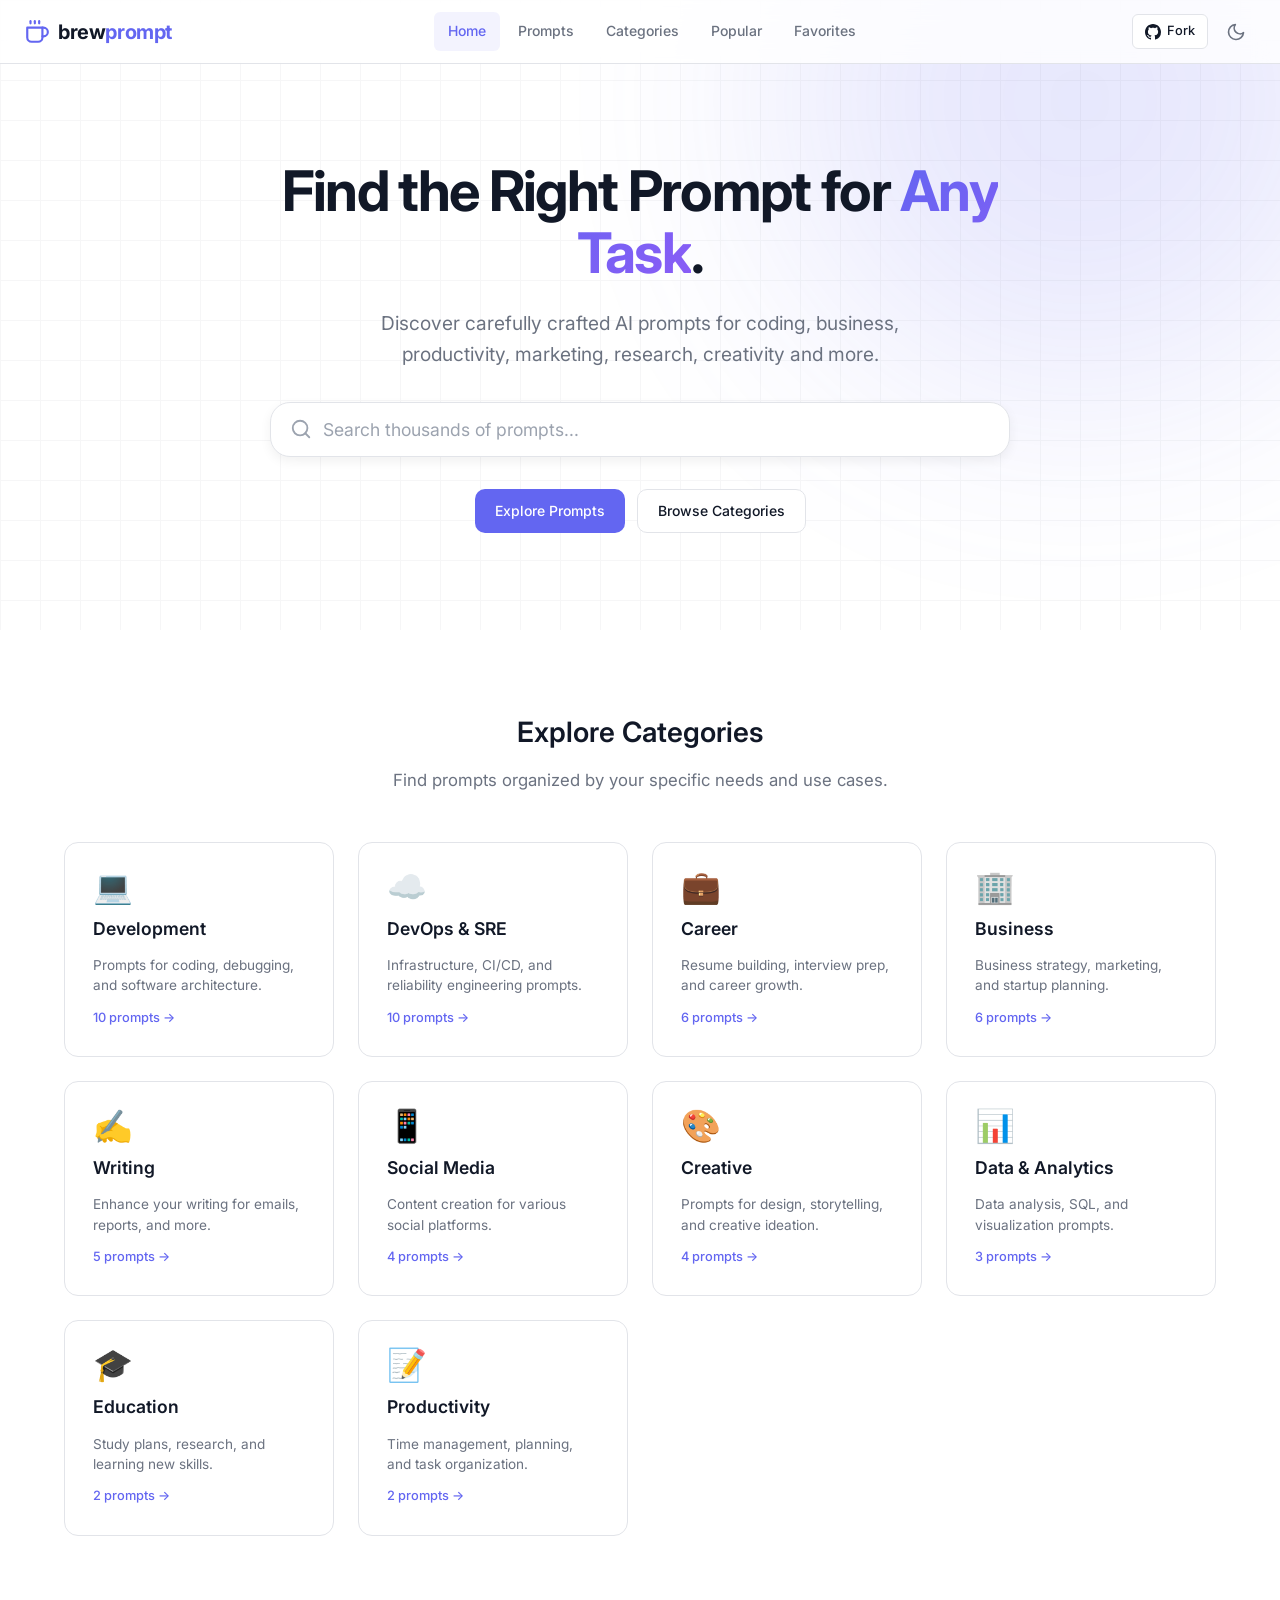
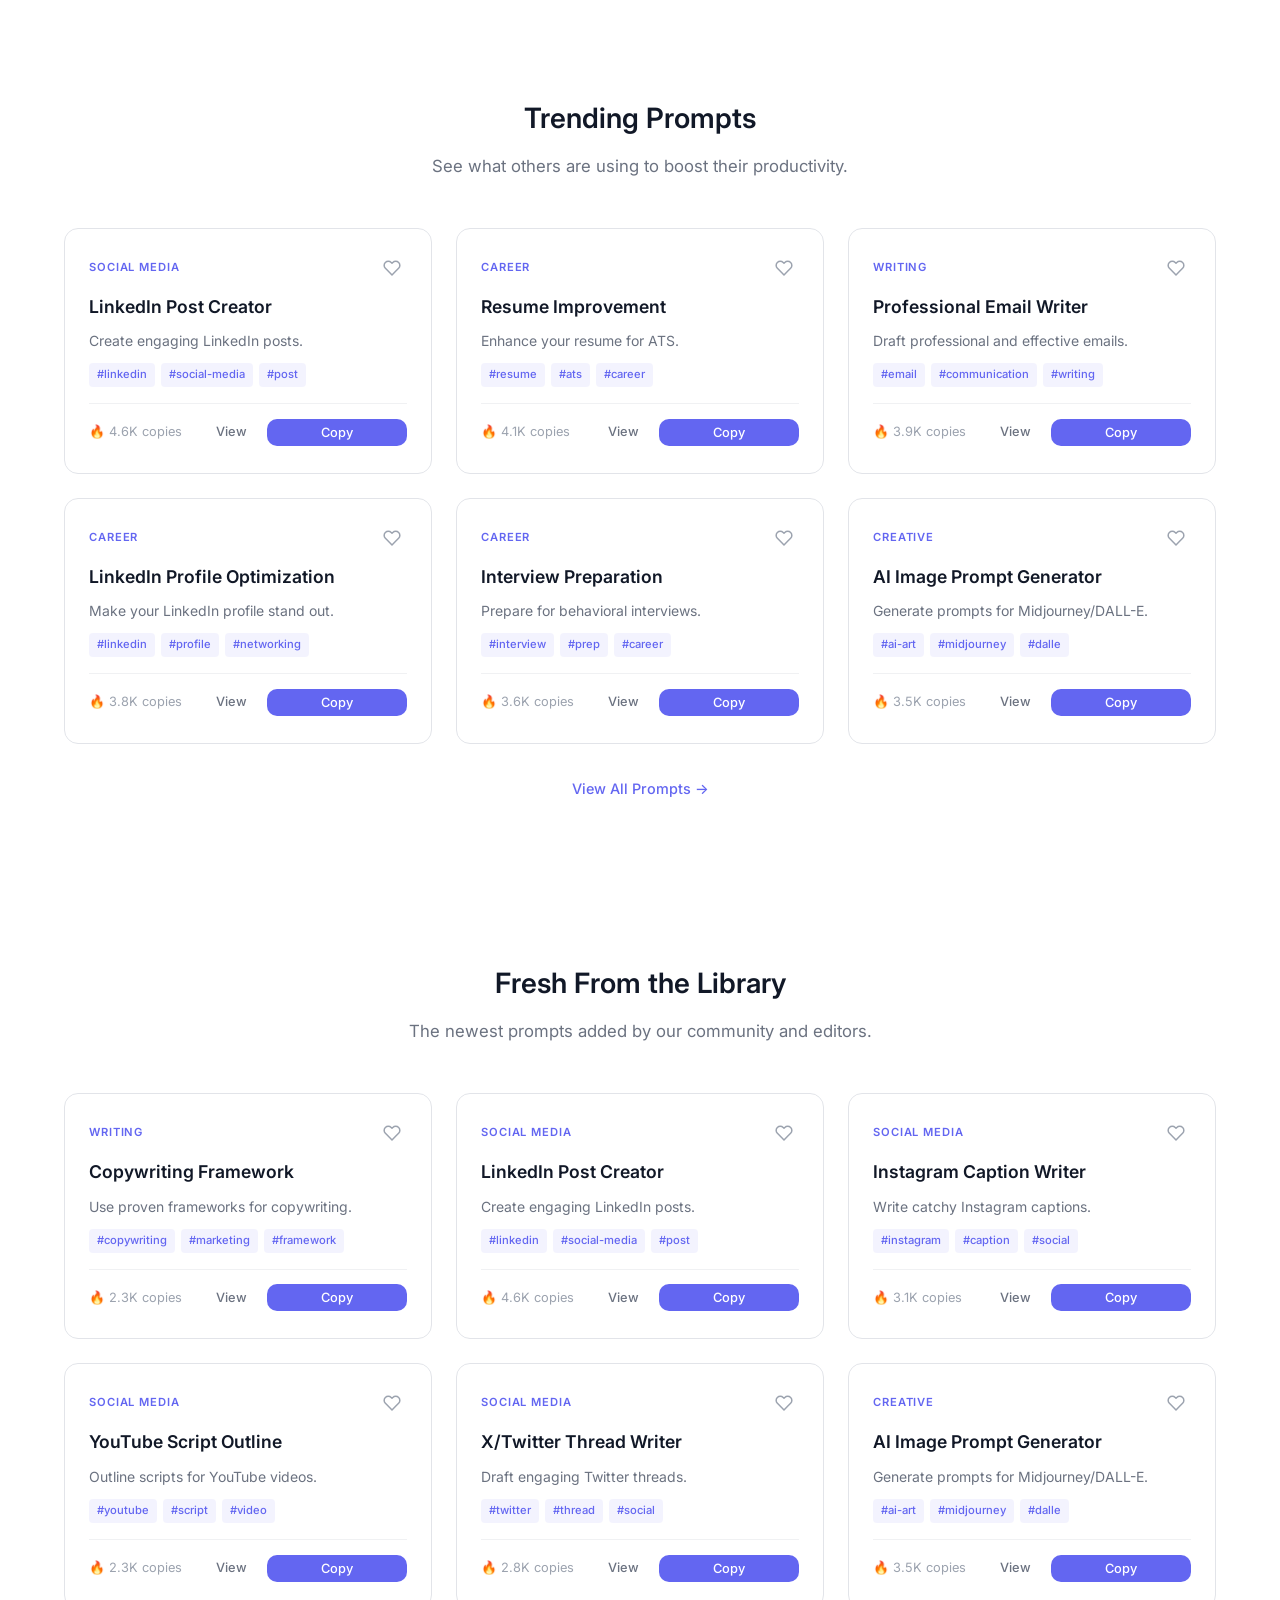
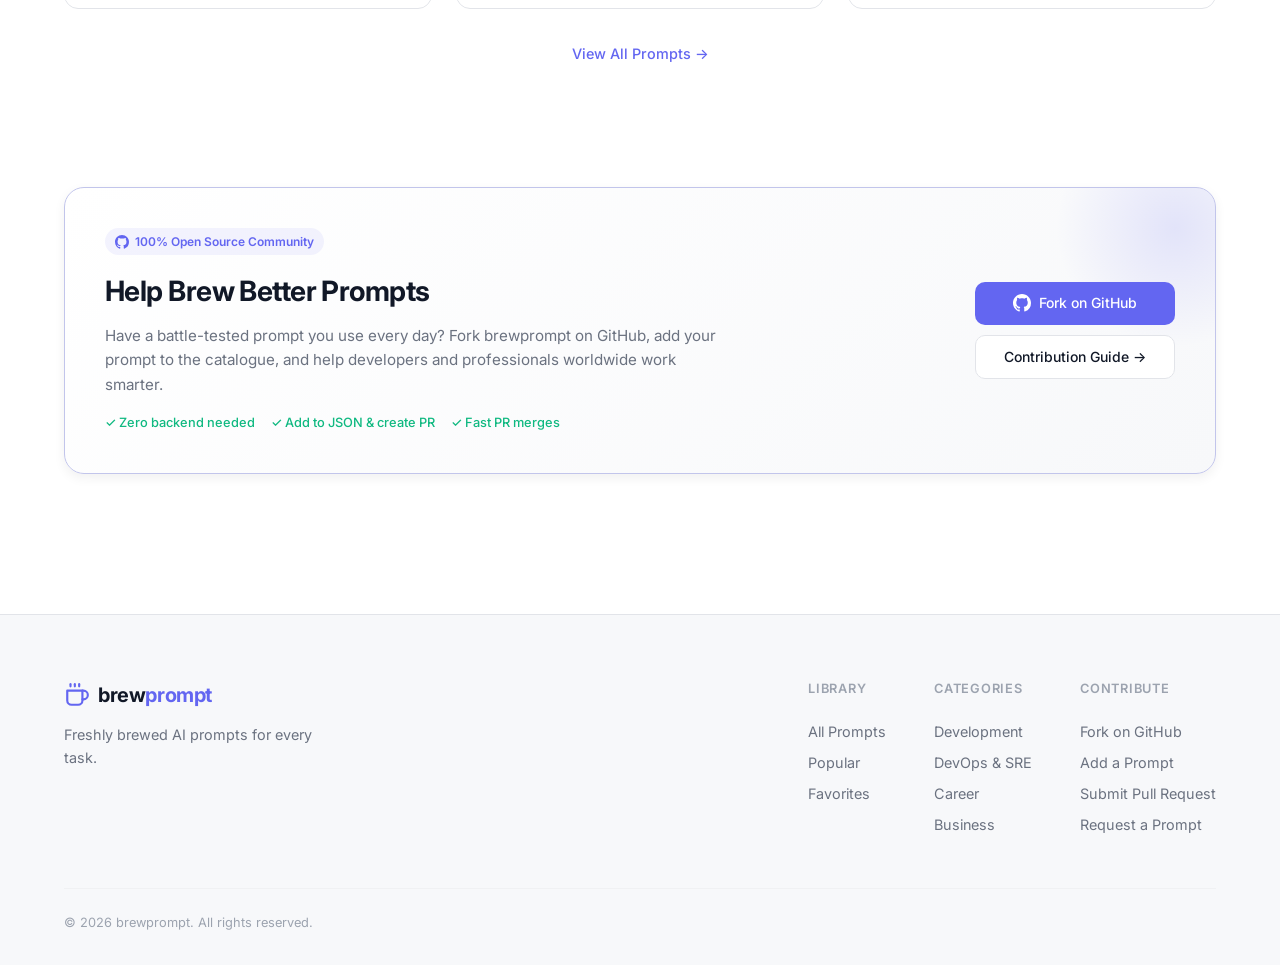
<file: index.html>
<!doctype html>
<html lang="en">
  <head>
    <meta charset="UTF-8" />
    <meta name="viewport" content="width=device-width, initial-scale=1.0" />
    <title>brewprompt - Find the Right Prompt for Any Task</title>
    <meta
      name="description"
      content="Discover carefully crafted AI prompts for coding, business, productivity, marketing, research, creativity and more."
    />
    <meta
      property="og:title"
      content="brewprompt — Find the Right Prompt for Any Task"
    />
    <meta
      property="og:description"
      content="Discover carefully crafted AI prompts for coding, business, productivity, marketing, research, creativity and more."
    />
    <meta property="og:type" content="website" />
    <link rel="canonical" href="https://brewprompt.com/index.html" />
    <link rel="icon" href="assets/favicon.svg" type="image/svg+xml" />
    <link rel="preconnect" href="https://fonts.googleapis.com" />
    <link rel="preconnect" href="https://fonts.gstatic.com" crossorigin />
    <link
      href="https://fonts.googleapis.com/css2?family=Inter:wght@400;500;600;700&display=swap"
      rel="stylesheet"
    />
    <link rel="stylesheet" href="css/style.css" />
    <link rel="stylesheet" href="css/responsive.css" />
    <link rel="stylesheet" href="css/animations.css" />
  </head>
  <body data-page="home">
    <header class="header" id="header">
      <div class="header-inner container-wide">
        <a href="index.html" class="logo">
          <svg
            class="logo-icon"
            width="24"
            height="24"
            viewBox="0 0 24 24"
            fill="none"
            stroke="currentColor"
            stroke-width="2"
            stroke-linecap="round"
            stroke-linejoin="round"
          >
            <path d="M17 8h1a4 4 0 1 1 0 8h-1" />
            <path d="M3 8h14v9a4 4 0 0 1-4 4H7a4 4 0 0 1-4-4Z" />
            <line x1="6" y1="2" x2="6" y2="4" />
            <line x1="10" y1="2" x2="10" y2="4" />
            <line x1="14" y1="2" x2="14" y2="4" />
          </svg>
          <span>brew<span class="logo-accent">prompt</span></span>
        </a>
        <nav class="nav" id="nav">
          <a href="index.html" class="nav-link active" data-page="home">Home</a>
          <a href="prompts.html" class="nav-link" data-page="prompts"
            >Prompts</a
          >
          <a href="category.html" class="nav-link" data-page="category"
            >Categories</a
          >
          <a href="popular.html" class="nav-link" data-page="popular"
            >Popular</a
          >
          <a href="favorites.html" class="nav-link" data-page="favorites"
            >Favorites</a
          >
        </nav>
        <div class="header-actions">
          <a
            href="https://github.com/brewnok/brewprompt"
            target="_blank"
            rel="noopener noreferrer"
            class="github-nav-btn"
            title="Fork brewprompt on GitHub"
          >
            <svg width="16" height="16" viewBox="0 0 24 24" fill="currentColor">
              <path
                d="M12 0C5.37 0 0 5.37 0 12c0 5.31 3.435 9.795 8.205 11.385.6.105.825-.255.825-.57 0-.285-.015-1.23-.015-2.235-3.015.555-3.795-.735-4.035-1.41-.135-.345-.72-1.41-1.23-1.695-.42-.225-1.02-.78-.015-.795.945-.015 1.62.87 1.845 1.23 1.08 1.815 2.805 1.305 3.495.99.105-.78.42-1.305.765-1.605-2.67-.3-5.46-1.335-5.46-5.925 0-1.305.465-2.385 1.23-3.225-.12-.3-.54-1.53.12-3.18 0 0 1.005-.315 3.3 1.23.96-.27 1.98-.405 3-.405s2.04.135 3 .405c2.295-1.56 3.3-1.23 3.3-1.23.66 1.65.24 2.88.12 3.18.765.84 1.23 1.905 1.23 3.225 0 4.605-2.805 5.625-5.475 5.925.435.375.81 1.095.81 2.22 0 1.605-.015 2.895-.015 3.3 0 .315.225.69.825.57A12.02 12.02 0 0024 12c0-6.63-5.37-12-12-12z"
              />
            </svg>
            <span class="github-btn-text">Fork</span>
          </a>
          <button class="btn-icon" id="theme-toggle" aria-label="Toggle theme">
            <svg
              class="icon-sun"
              width="20"
              height="20"
              viewBox="0 0 24 24"
              fill="none"
              stroke="currentColor"
              stroke-width="2"
              stroke-linecap="round"
              stroke-linejoin="round"
            >
              <circle cx="12" cy="12" r="5" />
              <line x1="12" y1="1" x2="12" y2="3" />
              <line x1="12" y1="21" x2="12" y2="23" />
              <line x1="4.22" y1="4.22" x2="5.64" y2="5.64" />
              <line x1="18.36" y1="18.36" x2="19.78" y2="19.78" />
              <line x1="1" y1="12" x2="3" y2="12" />
              <line x1="21" y1="12" x2="23" y2="12" />
              <line x1="4.22" y1="19.78" x2="5.64" y2="18.36" />
              <line x1="18.36" y1="5.64" x2="19.78" y2="4.22" />
            </svg>
            <svg
              class="icon-moon"
              width="20"
              height="20"
              viewBox="0 0 24 24"
              fill="none"
              stroke="currentColor"
              stroke-width="2"
              stroke-linecap="round"
              stroke-linejoin="round"
            >
              <path d="M21 12.79A9 9 0 1 1 11.21 3 7 7 0 0 0 21 12.79z" />
            </svg>
          </button>
          <button
            class="mobile-menu-btn"
            id="mobile-menu-btn"
            aria-label="Menu"
          >
            <svg
              width="24"
              height="24"
              viewBox="0 0 24 24"
              fill="none"
              stroke="currentColor"
              stroke-width="2"
              stroke-linecap="round"
              stroke-linejoin="round"
            >
              <line x1="3" y1="12" x2="21" y2="12" />
              <line x1="3" y1="6" x2="21" y2="6" />
              <line x1="3" y1="18" x2="21" y2="18" />
            </svg>
          </button>
        </div>
      </div>
      <div class="mobile-menu" id="mobile-menu">
        <nav class="mobile-nav">
          <a href="index.html" class="mobile-nav-link active">Home</a>
          <a href="prompts.html" class="mobile-nav-link">Prompts</a>
          <a href="category.html" class="mobile-nav-link">Categories</a>
          <a href="popular.html" class="mobile-nav-link">Popular</a>
          <a href="favorites.html" class="mobile-nav-link">Favorites</a>
          <a
            href="https://github.com/brewnok/brewprompt"
            target="_blank"
            rel="noopener noreferrer"
            class="mobile-nav-link"
            style="display: flex; align-items: center; gap: 8px"
          >
            <svg width="18" height="18" viewBox="0 0 24 24" fill="currentColor">
              <path
                d="M12 0C5.37 0 0 5.37 0 12c0 5.31 3.435 9.795 8.205 11.385.6.105.825-.255.825-.57 0-.285-.015-1.23-.015-2.235-3.015.555-3.795-.735-4.035-1.41-.135-.345-.72-1.41-1.23-1.695-.42-.225-1.02-.78-.015-.795.945-.015 1.62.87 1.845 1.23 1.08 1.815 2.805 1.305 3.495.99.105-.78.42-1.305.765-1.605-2.67-.3-5.46-1.335-5.46-5.925 0-1.305.465-2.385 1.23-3.225-.12-.3-.54-1.53.12-3.18 0 0 1.005-.315 3.3 1.23.96-.27 1.98-.405 3-.405s2.04.135 3 .405c2.295-1.56 3.3-1.23 3.3-1.23.66 1.65.24 2.88.12 3.18.765.84 1.23 1.905 1.23 3.225 0 4.605-2.805 5.625-5.475 5.925.435.375.81 1.095.81 2.22 0 1.605-.015 2.895-.015 3.3 0 .315.225.69.825.57A12.02 12.02 0 0024 12c0-6.63-5.37-12-12-12z"
              />
            </svg>
            <span>Fork on GitHub</span>
          </a>
        </nav>
      </div>
    </header>

    <main>
      <section class="hero">
        <div class="hero-bg">
          <div class="hero-glow"></div>
          <div class="hero-grid"></div>
        </div>
        <div class="container">
          <div class="hero-content">
            <h1 class="hero-title">
              Find the Right Prompt for
              <span class="hero-gradient">Any Task</span>.
            </h1>
            <p class="hero-subtitle">
              Discover carefully crafted AI prompts for coding, business,
              productivity, marketing, research, creativity and more.
            </p>
            <div class="search-container search-container-hero">
              <svg
                class="search-icon"
                width="20"
                height="20"
                viewBox="0 0 24 24"
                fill="none"
                stroke="currentColor"
                stroke-width="2"
                stroke-linecap="round"
                stroke-linejoin="round"
              >
                <circle cx="11" cy="11" r="8" />
                <path d="m21 21-4.35-4.35" />
              </svg>
              <input
                type="text"
                id="hero-search"
                class="search-input"
                placeholder="Search thousands of prompts..."
              />
            </div>
            <div class="hero-actions">
              <a href="prompts.html" class="btn btn-primary">Explore Prompts</a>
              <a href="category.html" class="btn btn-secondary"
                >Browse Categories</a
              >
            </div>
          </div>
        </div>
      </section>

      <section class="section" id="categories-section">
        <div class="container">
          <div class="section-header">
            <h2 class="section-title">Explore Categories</h2>
            <p class="section-subtitle">
              Find prompts organized by your specific needs and use cases.
            </p>
          </div>
          <div id="category-grid" class="grid grid-4"></div>
        </div>
      </section>

      <section class="section bg-secondary" id="trending-section">
        <div class="container">
          <div class="section-header">
            <h2 class="section-title">Trending Prompts</h2>
            <p class="section-subtitle">
              See what others are using to boost their productivity.
            </p>
          </div>
          <div id="trending-grid" class="grid grid-3"></div>
          <div class="text-center" style="margin-top: 32px">
            <a href="prompts.html" class="section-link"
              >View All Prompts &rarr;</a
            >
          </div>
        </div>
      </section>

      <section class="section" id="recent-section">
        <div class="container">
          <div class="section-header">
            <h2 class="section-title">Fresh From the Library</h2>
            <p class="section-subtitle">
              The newest prompts added by our community and editors.
            </p>
          </div>
          <div id="recent-grid" class="grid grid-3"></div>
          <div class="text-center" style="margin-top: 32px">
            <a href="prompts.html" class="section-link"
              >View All Prompts &rarr;</a
            >
          </div>
        </div>
      </section>

      <section
        class="section bg-secondary"
        id="recently-viewed-section"
        style="display: none"
      >
        <div class="container">
          <div class="section-header">
            <h2 class="section-title">Recently Viewed</h2>
            <p class="section-subtitle">Pick up right where you left off.</p>
          </div>
          <div id="recently-viewed-grid" class="grid grid-3"></div>
        </div>
      </section>
      <section class="section contribute-section">
        <div class="container">
          <div class="card contribute-card">
            <div class="contribute-content">
              <div class="contribute-badge">
                <svg
                  width="14"
                  height="14"
                  viewBox="0 0 24 24"
                  fill="currentColor"
                >
                  <path
                    d="M12 0C5.37 0 0 5.37 0 12c0 5.31 3.435 9.795 8.205 11.385.6.105.825-.255.825-.57 0-.285-.015-1.23-.015-2.235-3.015.555-3.795-.735-4.035-1.41-.135-.345-.72-1.41-1.23-1.695-.42-.225-1.02-.78-.015-.795.945-.015 1.62.87 1.845 1.23 1.08 1.815 2.805 1.305 3.495.99.105-.78.42-1.305.765-1.605-2.67-.3-5.46-1.335-5.46-5.925 0-1.305.465-2.385 1.23-3.225-.12-.3-.54-1.53.12-3.18 0 0 1.005-.315 3.3 1.23.96-.27 1.98-.405 3-.405s2.04.135 3 .405c2.295-1.56 3.3-1.23 3.3-1.23.66 1.65.24 2.88.12 3.18.765.84 1.23 1.905 1.23 3.225 0 4.605-2.805 5.625-5.475 5.925.435.375.81 1.095.81 2.22 0 1.605-.015 2.895-.015 3.3 0 .315.225.69.825.57A12.02 12.02 0 0024 12c0-6.63-5.37-12-12-12z"
                  />
                </svg>
                <span>100% Open Source Community</span>
              </div>
              <h2 class="contribute-title">Help Brew Better Prompts</h2>
              <p class="contribute-desc">
                Have a battle-tested prompt you use every day? Fork brewprompt
                on GitHub, add your prompt to the catalogue, and help developers
                and professionals worldwide work smarter.
              </p>
              <div class="contribute-perks">
                <span class="perk-item">&#10003; Zero backend needed</span>
                <span class="perk-item"
                  >&#10003; Add to JSON &amp; create PR</span
                >
                <span class="perk-item">&#10003; Fast PR merges</span>
              </div>
            </div>
            <div class="contribute-actions">
              <a
                href="https://github.com/brewnok/brewprompt"
                target="_blank"
                rel="noopener noreferrer"
                class="btn btn-primary"
              >
                <svg
                  width="18"
                  height="18"
                  viewBox="0 0 24 24"
                  fill="currentColor"
                >
                  <path
                    d="M12 0C5.37 0 0 5.37 0 12c0 5.31 3.435 9.795 8.205 11.385.6.105.825-.255.825-.57 0-.285-.015-1.23-.015-2.235-3.015.555-3.795-.735-4.035-1.41-.135-.345-.72-1.41-1.23-1.695-.42-.225-1.02-.78-.015-.795.945-.015 1.62.87 1.845 1.23 1.08 1.815 2.805 1.305 3.495.99.105-.78.42-1.305.765-1.605-2.67-.3-5.46-1.335-5.46-5.925 0-1.305.465-2.385 1.23-3.225-.12-.3-.54-1.53.12-3.18 0 0 1.005-.315 3.3 1.23.96-.27 1.98-.405 3-.405s2.04.135 3 .405c2.295-1.56 3.3-1.23 3.3-1.23.66 1.65.24 2.88.12 3.18.765.84 1.23 1.905 1.23 3.225 0 4.605-2.805 5.625-5.475 5.925.435.375.81 1.095.81 2.22 0 1.605-.015 2.895-.015 3.3 0 .315.225.69.825.57A12.02 12.02 0 0024 12c0-6.63-5.37-12-12-12z"
                  />
                </svg>
                <span>Fork on GitHub</span>
              </a>
              <a
                href="https://github.com/brewnok/brewprompt/blob/main/CONTRIBUTION_GUIDE.md"
                target="_blank"
                rel="noopener noreferrer"
                class="btn btn-secondary"
              >
                <span>Contribution Guide &rarr;</span>
              </a>
            </div>
          </div>
        </div>
      </section>
    </main>

    <footer class="footer">
      <div class="footer-inner container">
        <div class="footer-top">
          <div class="footer-brand">
            <a href="index.html" class="logo">
              <svg
                class="logo-icon"
                width="24"
                height="24"
                viewBox="0 0 24 24"
                fill="none"
                stroke="currentColor"
                stroke-width="2"
                stroke-linecap="round"
                stroke-linejoin="round"
              >
                <path d="M17 8h1a4 4 0 1 1 0 8h-1" />
                <path d="M3 8h14v9a4 4 0 0 1-4 4H7a4 4 0 0 1-4-4Z" />
                <line x1="6" y1="2" x2="6" y2="4" />
                <line x1="10" y1="2" x2="10" y2="4" />
                <line x1="14" y1="2" x2="14" y2="4" />
              </svg>
              <span>brew<span class="logo-accent">prompt</span></span>
            </a>
            <p>Freshly brewed AI prompts for every task.</p>
          </div>
          <div class="footer-links">
            <div class="footer-col">
              <h4>Library</h4>
              <a href="prompts.html">All Prompts</a>
              <a href="popular.html">Popular</a>
              <a href="favorites.html">Favorites</a>
            </div>
            <div class="footer-col">
              <h4>Categories</h4>
              <a href="category.html?category=Development">Development</a>
              <a href="category.html?category=DevOps+%26+SRE">DevOps & SRE</a>
              <a href="category.html?category=Career">Career</a>
              <a href="category.html?category=Business">Business</a>
            </div>
            <div class="footer-col">
              <h4>Contribute</h4>
              <a
                href="https://github.com/brewnok/brewprompt"
                target="_blank"
                rel="noopener noreferrer"
                >Fork on GitHub</a
              >
              <a
                href="https://github.com/brewnok/brewprompt/blob/main/CONTRIBUTION_GUIDE.md"
                target="_blank"
                rel="noopener noreferrer"
                >Add a Prompt</a
              >
              <a
                href="https://github.com/brewnok/brewprompt/pulls"
                target="_blank"
                rel="noopener noreferrer"
                >Submit Pull Request</a
              >
              <a
                href="https://github.com/brewnok/brewprompt/issues"
                target="_blank"
                rel="noopener noreferrer"
                >Request a Prompt</a
              >
            </div>
          </div>
        </div>
        <div class="footer-bottom">
          <p>&copy; 2026 brewprompt. All rights reserved.</p>
        </div>
      </div>
    </footer>

    <script src="js/data.js"></script>
    <script src="js/utils.js"></script>
    <script src="js/app.js"></script>
  </body>
</html>
</file>
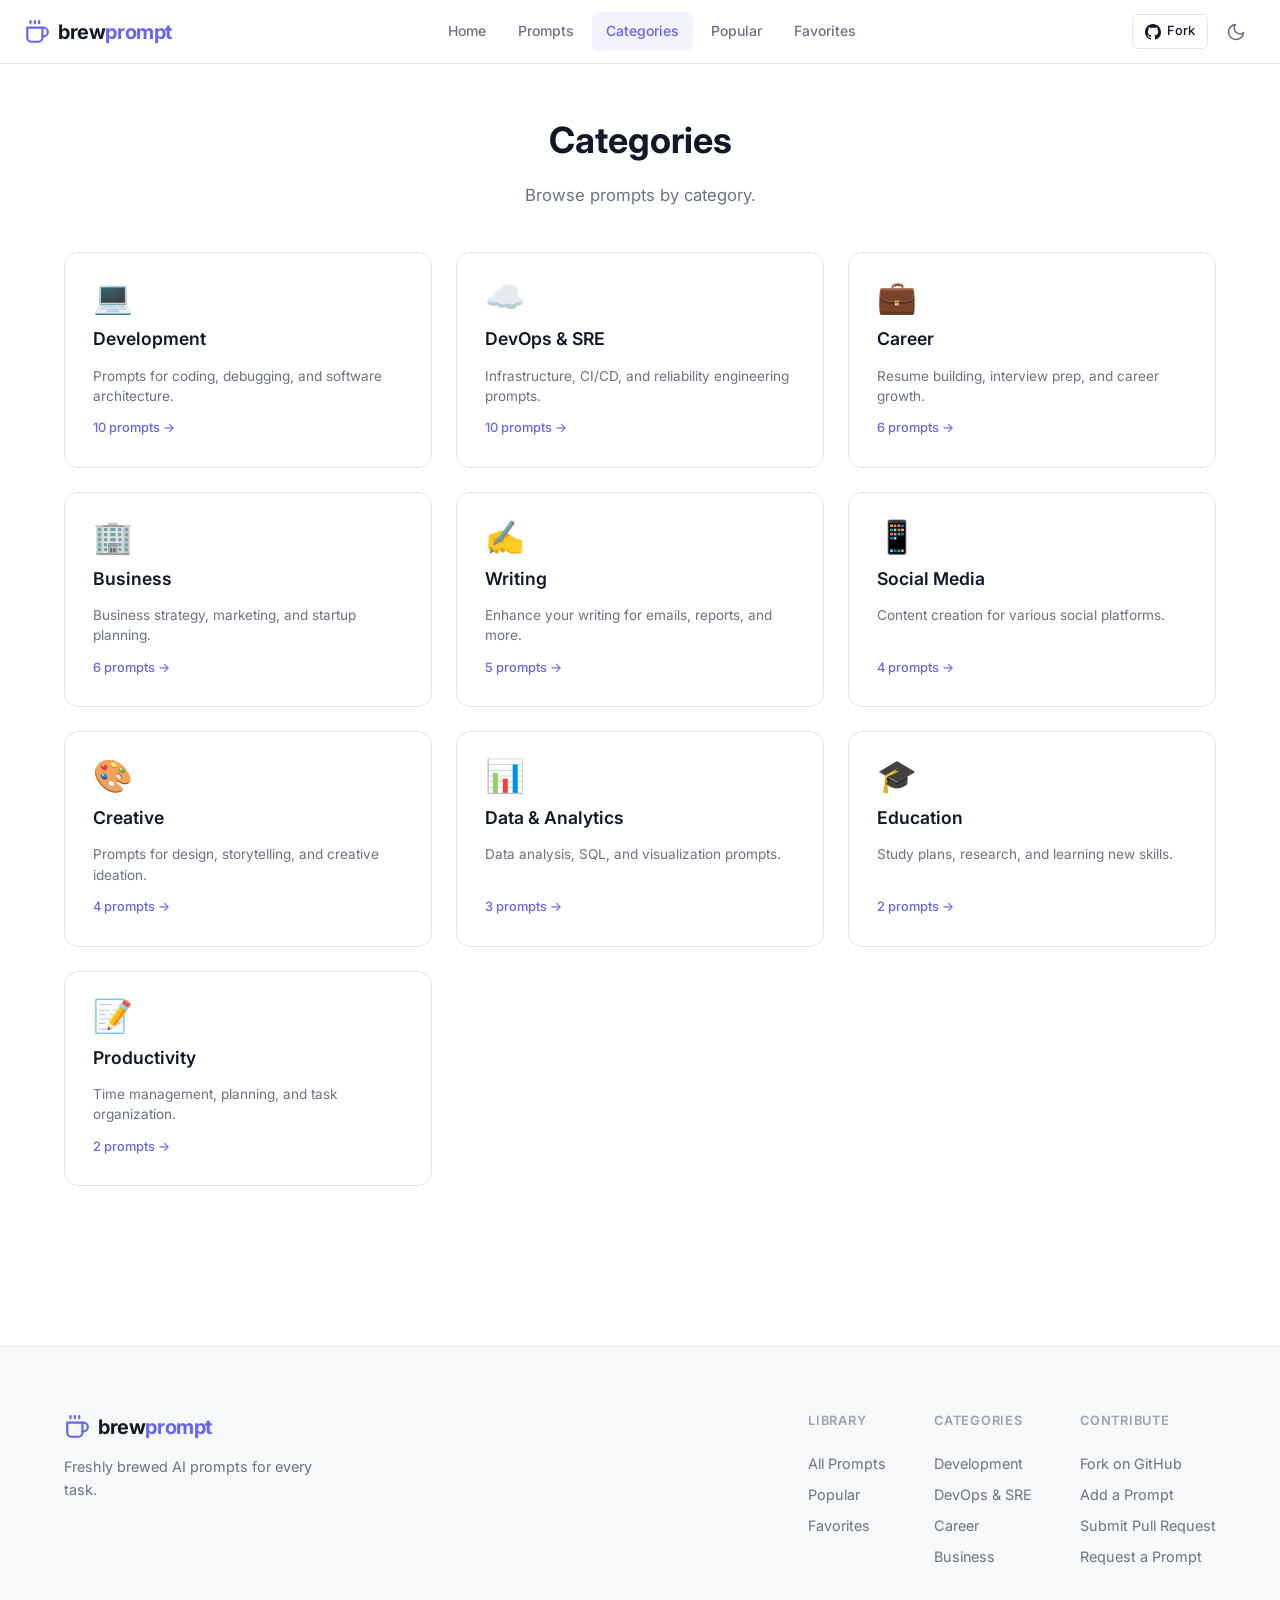
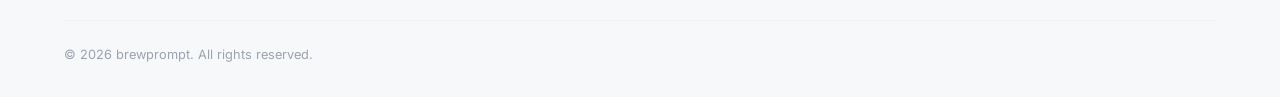
<file: category.html>
<!DOCTYPE html>
<html lang="en">
<head>
  <meta charset="UTF-8">
  <meta name="viewport" content="width=device-width, initial-scale=1.0">
  <title>Categories | brewprompt</title>
  <meta name="description" content="Browse AI prompts by category at brewprompt.">
  <meta property="og:title" content="Categories | brewprompt">
  <meta property="og:description" content="Browse AI prompts by category at brewprompt.">
  <meta property="og:type" content="website">
  <link rel="canonical" href="https://brewprompt.com/category.html">
  <link rel="icon" href="assets/favicon.svg" type="image/svg+xml">
  <link rel="preconnect" href="https://fonts.googleapis.com">
  <link rel="preconnect" href="https://fonts.gstatic.com" crossorigin>
  <link href="https://fonts.googleapis.com/css2?family=Inter:wght@400;500;600;700&display=swap" rel="stylesheet">
  <link rel="stylesheet" href="css/style.css">
  <link rel="stylesheet" href="css/responsive.css">
  <link rel="stylesheet" href="css/animations.css">
</head>
<body data-page="category">
  <header class="header" id="header">
    <div class="header-inner container-wide">
      <a href="index.html" class="logo">
        <svg class="logo-icon" width="24" height="24" viewBox="0 0 24 24" fill="none" stroke="currentColor" stroke-width="2" stroke-linecap="round" stroke-linejoin="round"><path d="M17 8h1a4 4 0 1 1 0 8h-1"/><path d="M3 8h14v9a4 4 0 0 1-4 4H7a4 4 0 0 1-4-4Z"/><line x1="6" y1="2" x2="6" y2="4"/><line x1="10" y1="2" x2="10" y2="4"/><line x1="14" y1="2" x2="14" y2="4"/></svg>
        <span>brew<span class="logo-accent">prompt</span></span>
      </a>
      <nav class="nav" id="nav">
        <a href="index.html" class="nav-link" data-page="home">Home</a>
        <a href="prompts.html" class="nav-link" data-page="prompts">Prompts</a>
        <a href="category.html" class="nav-link active" data-page="category">Categories</a>
        <a href="popular.html" class="nav-link" data-page="popular">Popular</a>
        <a href="favorites.html" class="nav-link" data-page="favorites">Favorites</a>
      </nav>
      <div class="header-actions">
        <a href="https://github.com/brewnok/brewprompt" target="_blank" rel="noopener noreferrer" class="github-nav-btn" title="Fork brewprompt on GitHub">
          <svg width="16" height="16" viewBox="0 0 24 24" fill="currentColor"><path d="M12 0C5.37 0 0 5.37 0 12c0 5.31 3.435 9.795 8.205 11.385.6.105.825-.255.825-.57 0-.285-.015-1.23-.015-2.235-3.015.555-3.795-.735-4.035-1.41-.135-.345-.72-1.41-1.23-1.695-.42-.225-1.02-.78-.015-.795.945-.015 1.62.87 1.845 1.23 1.08 1.815 2.805 1.305 3.495.99.105-.78.42-1.305.765-1.605-2.67-.3-5.46-1.335-5.46-5.925 0-1.305.465-2.385 1.23-3.225-.12-.3-.54-1.53.12-3.18 0 0 1.005-.315 3.3 1.23.96-.27 1.98-.405 3-.405s2.04.135 3 .405c2.295-1.56 3.3-1.23 3.3-1.23.66 1.65.24 2.88.12 3.18.765.84 1.23 1.905 1.23 3.225 0 4.605-2.805 5.625-5.475 5.925.435.375.81 1.095.81 2.22 0 1.605-.015 2.895-.015 3.3 0 .315.225.69.825.57A12.02 12.02 0 0024 12c0-6.63-5.37-12-12-12z"/></svg>
          <span class="github-btn-text">Fork</span>
        </a>
        <button class="btn-icon" id="theme-toggle" aria-label="Toggle theme">
          <svg class="icon-sun" width="20" height="20" viewBox="0 0 24 24" fill="none" stroke="currentColor" stroke-width="2" stroke-linecap="round" stroke-linejoin="round"><circle cx="12" cy="12" r="5"/><line x1="12" y1="1" x2="12" y2="3"/><line x1="12" y1="21" x2="12" y2="23"/><line x1="4.22" y1="4.22" x2="5.64" y2="5.64"/><line x1="18.36" y1="18.36" x2="19.78" y2="19.78"/><line x1="1" y1="12" x2="3" y2="12"/><line x1="21" y1="12" x2="23" y2="12"/><line x1="4.22" y1="19.78" x2="5.64" y2="18.36"/><line x1="18.36" y1="5.64" x2="19.78" y2="4.22"/></svg>
          <svg class="icon-moon" width="20" height="20" viewBox="0 0 24 24" fill="none" stroke="currentColor" stroke-width="2" stroke-linecap="round" stroke-linejoin="round"><path d="M21 12.79A9 9 0 1 1 11.21 3 7 7 0 0 0 21 12.79z"/></svg>
        </button>
        <button class="mobile-menu-btn" id="mobile-menu-btn" aria-label="Menu">
          <svg width="24" height="24" viewBox="0 0 24 24" fill="none" stroke="currentColor" stroke-width="2" stroke-linecap="round" stroke-linejoin="round"><line x1="3" y1="12" x2="21" y2="12"/><line x1="3" y1="6" x2="21" y2="6"/><line x1="3" y1="18" x2="21" y2="18"/></svg>
        </button>
      </div>
    </div>
    <div class="mobile-menu" id="mobile-menu">
      <nav class="mobile-nav">
        <a href="index.html" class="mobile-nav-link">Home</a>
        <a href="prompts.html" class="mobile-nav-link">Prompts</a>
        <a href="category.html" class="mobile-nav-link active">Categories</a>
        <a href="popular.html" class="mobile-nav-link">Popular</a>
        <a href="favorites.html" class="mobile-nav-link">Favorites</a>
              <a href="https://github.com/brewnok/brewprompt" target="_blank" rel="noopener noreferrer" class="mobile-nav-link" style="display: flex; align-items: center; gap: 8px;">
          <svg width="18" height="18" viewBox="0 0 24 24" fill="currentColor"><path d="M12 0C5.37 0 0 5.37 0 12c0 5.31 3.435 9.795 8.205 11.385.6.105.825-.255.825-.57 0-.285-.015-1.23-.015-2.235-3.015.555-3.795-.735-4.035-1.41-.135-.345-.72-1.41-1.23-1.695-.42-.225-1.02-.78-.015-.795.945-.015 1.62.87 1.845 1.23 1.08 1.815 2.805 1.305 3.495.99.105-.78.42-1.305.765-1.605-2.67-.3-5.46-1.335-5.46-5.925 0-1.305.465-2.385 1.23-3.225-.12-.3-.54-1.53.12-3.18 0 0 1.005-.315 3.3 1.23.96-.27 1.98-.405 3-.405s2.04.135 3 .405c2.295-1.56 3.3-1.23 3.3-1.23.66 1.65.24 2.88.12 3.18.765.84 1.23 1.905 1.23 3.225 0 4.605-2.805 5.625-5.475 5.925.435.375.81 1.095.81 2.22 0 1.605-.015 2.895-.015 3.3 0 .315.225.69.825.57A12.02 12.02 0 0024 12c0-6.63-5.37-12-12-12z"/></svg>
          <span>Fork on GitHub</span>
        </a>
      </nav>
    </div>
  </header>

  <main>
    <section class="section-sm page-header">
      <div class="container">
        <h1 id="category-title">Categories</h1>
        <p id="category-description">Browse prompts by category.</p>
        <div style="margin-top: 12px;">
          <span id="category-count" class="badge badge-primary" style="display: none;"></span>
        </div>
      </div>
    </section>

    <section class="section" style="padding-top: 0;">
      <div class="container">
        <!-- Default view -->
        <div id="all-categories-grid" class="grid grid-3"></div>

        <!-- Category detail view -->
        <div id="category-detail-view" style="display: none;">
          <div id="subcategory-chips" class="subcategory-chips filter-chips" style="margin-bottom: 24px;"></div>
          
          <div class="search-container" style="margin-bottom: 32px; max-width: 500px;">
            <svg class="search-icon" width="20" height="20" viewBox="0 0 24 24" fill="none" stroke="currentColor" stroke-width="2" stroke-linecap="round" stroke-linejoin="round"><circle cx="11" cy="11" r="8"/><path d="m21 21-4.35-4.35"/></svg>
            <input type="text" id="category-search" class="search-input" placeholder="Search in this category...">
          </div>

          <div id="category-prompt-grid" class="grid grid-3"></div>
        </div>

        <div id="category-not-found" class="error-state" style="display: none;">
          <h2>Category Not Found</h2>
          <p>The category you're looking for doesn't exist.</p>
          <a href="category.html" class="btn btn-primary" style="margin-top: 16px;">View All Categories</a>
        </div>
      </div>
    </section>
  </main>

  <footer class="footer">
    <div class="footer-inner container">
      <div class="footer-top">
        <div class="footer-brand">
          <a href="index.html" class="logo">
        <svg class="logo-icon" width="24" height="24" viewBox="0 0 24 24" fill="none" stroke="currentColor" stroke-width="2" stroke-linecap="round" stroke-linejoin="round"><path d="M17 8h1a4 4 0 1 1 0 8h-1"/><path d="M3 8h14v9a4 4 0 0 1-4 4H7a4 4 0 0 1-4-4Z"/><line x1="6" y1="2" x2="6" y2="4"/><line x1="10" y1="2" x2="10" y2="4"/><line x1="14" y1="2" x2="14" y2="4"/></svg>
        <span>brew<span class="logo-accent">prompt</span></span>
      </a>
          <p>Freshly brewed AI prompts for every task.</p>
        </div>
        <div class="footer-links">
          <div class="footer-col">
            <h4>Library</h4>
            <a href="prompts.html">All Prompts</a>
            <a href="popular.html">Popular</a>
            <a href="favorites.html">Favorites</a>
          </div>
          <div class="footer-col">
            <h4>Categories</h4>
            <a href="category.html?category=Development">Development</a>
            <a href="category.html?category=DevOps+%26+SRE">DevOps & SRE</a>
            <a href="category.html?category=Career">Career</a>
            <a href="category.html?category=Business">Business</a>
          </div>
          <div class="footer-col">
            <h4>Contribute</h4>
            <a href="https://github.com/brewnok/brewprompt" target="_blank" rel="noopener noreferrer">Fork on GitHub</a>
            <a href="https://github.com/brewnok/brewprompt/blob/main/CONTRIBUTION_GUIDE.md" target="_blank" rel="noopener noreferrer">Add a Prompt</a>
            <a href="https://github.com/brewnok/brewprompt/pulls" target="_blank" rel="noopener noreferrer">Submit Pull Request</a>
            <a href="https://github.com/brewnok/brewprompt/issues" target="_blank" rel="noopener noreferrer">Request a Prompt</a>
          </div>
        </div>
      </div>
      <div class="footer-bottom">
        <p>&copy; 2026 brewprompt. All rights reserved.</p>
      </div>
    </div>
  </footer>

  <script src="js/data.js"></script>
  <script src="js/utils.js"></script>
  <script src="js/categories.js"></script>
  <script src="js/app.js"></script>
</body>
</html>
</file>
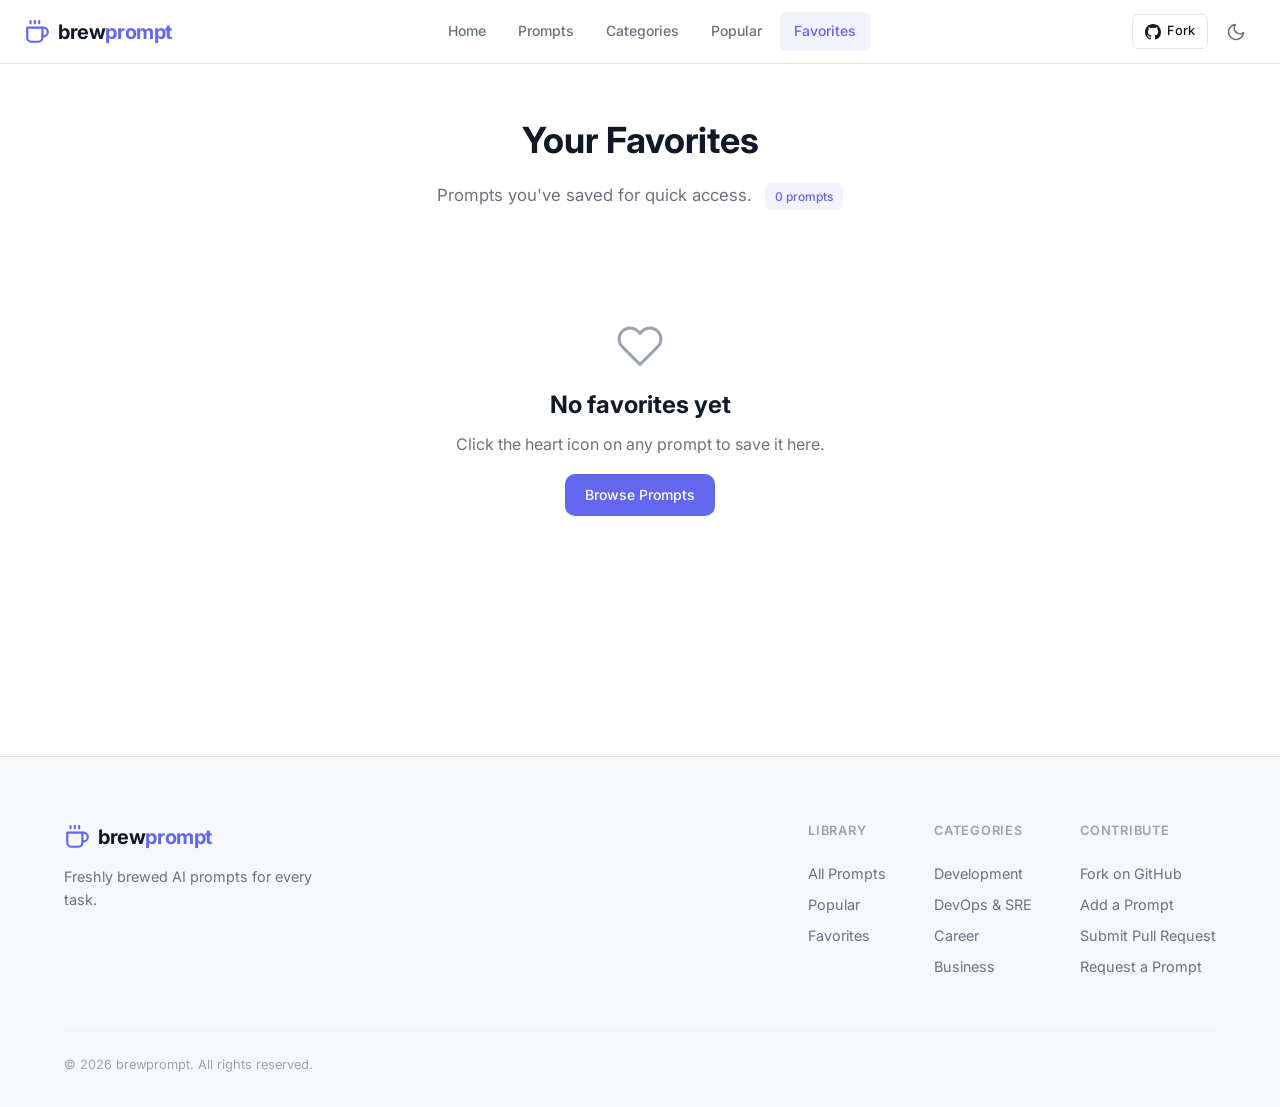
<file: favorites.html>
<!DOCTYPE html>
<html lang="en">
<head>
  <meta charset="UTF-8">
  <meta name="viewport" content="width=device-width, initial-scale=1.0">
  <title>Favorites | brewprompt</title>
  <meta name="description" content="View your favorite saved AI prompts on brewprompt.">
  <meta property="og:title" content="Favorites | brewprompt">
  <meta property="og:description" content="View your favorite saved AI prompts on brewprompt.">
  <meta property="og:type" content="website">
  <link rel="canonical" href="https://brewprompt.com/favorites.html">
  <link rel="icon" href="assets/favicon.svg" type="image/svg+xml">
  <link rel="preconnect" href="https://fonts.googleapis.com">
  <link rel="preconnect" href="https://fonts.gstatic.com" crossorigin>
  <link href="https://fonts.googleapis.com/css2?family=Inter:wght@400;500;600;700&display=swap" rel="stylesheet">
  <link rel="stylesheet" href="css/style.css">
  <link rel="stylesheet" href="css/responsive.css">
  <link rel="stylesheet" href="css/animations.css">
</head>
<body data-page="favorites">
  <header class="header" id="header">
    <div class="header-inner container-wide">
      <a href="index.html" class="logo">
        <svg class="logo-icon" width="24" height="24" viewBox="0 0 24 24" fill="none" stroke="currentColor" stroke-width="2" stroke-linecap="round" stroke-linejoin="round"><path d="M17 8h1a4 4 0 1 1 0 8h-1"/><path d="M3 8h14v9a4 4 0 0 1-4 4H7a4 4 0 0 1-4-4Z"/><line x1="6" y1="2" x2="6" y2="4"/><line x1="10" y1="2" x2="10" y2="4"/><line x1="14" y1="2" x2="14" y2="4"/></svg>
        <span>brew<span class="logo-accent">prompt</span></span>
      </a>
      <nav class="nav" id="nav">
        <a href="index.html" class="nav-link" data-page="home">Home</a>
        <a href="prompts.html" class="nav-link" data-page="prompts">Prompts</a>
        <a href="category.html" class="nav-link" data-page="category">Categories</a>
        <a href="popular.html" class="nav-link" data-page="popular">Popular</a>
        <a href="favorites.html" class="nav-link active" data-page="favorites">Favorites</a>
      </nav>
      <div class="header-actions">
        <a href="https://github.com/brewnok/brewprompt" target="_blank" rel="noopener noreferrer" class="github-nav-btn" title="Fork brewprompt on GitHub">
          <svg width="16" height="16" viewBox="0 0 24 24" fill="currentColor"><path d="M12 0C5.37 0 0 5.37 0 12c0 5.31 3.435 9.795 8.205 11.385.6.105.825-.255.825-.57 0-.285-.015-1.23-.015-2.235-3.015.555-3.795-.735-4.035-1.41-.135-.345-.72-1.41-1.23-1.695-.42-.225-1.02-.78-.015-.795.945-.015 1.62.87 1.845 1.23 1.08 1.815 2.805 1.305 3.495.99.105-.78.42-1.305.765-1.605-2.67-.3-5.46-1.335-5.46-5.925 0-1.305.465-2.385 1.23-3.225-.12-.3-.54-1.53.12-3.18 0 0 1.005-.315 3.3 1.23.96-.27 1.98-.405 3-.405s2.04.135 3 .405c2.295-1.56 3.3-1.23 3.3-1.23.66 1.65.24 2.88.12 3.18.765.84 1.23 1.905 1.23 3.225 0 4.605-2.805 5.625-5.475 5.925.435.375.81 1.095.81 2.22 0 1.605-.015 2.895-.015 3.3 0 .315.225.69.825.57A12.02 12.02 0 0024 12c0-6.63-5.37-12-12-12z"/></svg>
          <span class="github-btn-text">Fork</span>
        </a>
        <button class="btn-icon" id="theme-toggle" aria-label="Toggle theme">
          <svg class="icon-sun" width="20" height="20" viewBox="0 0 24 24" fill="none" stroke="currentColor" stroke-width="2" stroke-linecap="round" stroke-linejoin="round"><circle cx="12" cy="12" r="5"/><line x1="12" y1="1" x2="12" y2="3"/><line x1="12" y1="21" x2="12" y2="23"/><line x1="4.22" y1="4.22" x2="5.64" y2="5.64"/><line x1="18.36" y1="18.36" x2="19.78" y2="19.78"/><line x1="1" y1="12" x2="3" y2="12"/><line x1="21" y1="12" x2="23" y2="12"/><line x1="4.22" y1="19.78" x2="5.64" y2="18.36"/><line x1="18.36" y1="5.64" x2="19.78" y2="4.22"/></svg>
          <svg class="icon-moon" width="20" height="20" viewBox="0 0 24 24" fill="none" stroke="currentColor" stroke-width="2" stroke-linecap="round" stroke-linejoin="round"><path d="M21 12.79A9 9 0 1 1 11.21 3 7 7 0 0 0 21 12.79z"/></svg>
        </button>
        <button class="mobile-menu-btn" id="mobile-menu-btn" aria-label="Menu">
          <svg width="24" height="24" viewBox="0 0 24 24" fill="none" stroke="currentColor" stroke-width="2" stroke-linecap="round" stroke-linejoin="round"><line x1="3" y1="12" x2="21" y2="12"/><line x1="3" y1="6" x2="21" y2="6"/><line x1="3" y1="18" x2="21" y2="18"/></svg>
        </button>
      </div>
    </div>
    <div class="mobile-menu" id="mobile-menu">
      <nav class="mobile-nav">
        <a href="index.html" class="mobile-nav-link">Home</a>
        <a href="prompts.html" class="mobile-nav-link">Prompts</a>
        <a href="category.html" class="mobile-nav-link">Categories</a>
        <a href="popular.html" class="mobile-nav-link">Popular</a>
        <a href="favorites.html" class="mobile-nav-link active">Favorites</a>
              <a href="https://github.com/brewnok/brewprompt" target="_blank" rel="noopener noreferrer" class="mobile-nav-link" style="display: flex; align-items: center; gap: 8px;">
          <svg width="18" height="18" viewBox="0 0 24 24" fill="currentColor"><path d="M12 0C5.37 0 0 5.37 0 12c0 5.31 3.435 9.795 8.205 11.385.6.105.825-.255.825-.57 0-.285-.015-1.23-.015-2.235-3.015.555-3.795-.735-4.035-1.41-.135-.345-.72-1.41-1.23-1.695-.42-.225-1.02-.78-.015-.795.945-.015 1.62.87 1.845 1.23 1.08 1.815 2.805 1.305 3.495.99.105-.78.42-1.305.765-1.605-2.67-.3-5.46-1.335-5.46-5.925 0-1.305.465-2.385 1.23-3.225-.12-.3-.54-1.53.12-3.18 0 0 1.005-.315 3.3 1.23.96-.27 1.98-.405 3-.405s2.04.135 3 .405c2.295-1.56 3.3-1.23 3.3-1.23.66 1.65.24 2.88.12 3.18.765.84 1.23 1.905 1.23 3.225 0 4.605-2.805 5.625-5.475 5.925.435.375.81 1.095.81 2.22 0 1.605-.015 2.895-.015 3.3 0 .315.225.69.825.57A12.02 12.02 0 0024 12c0-6.63-5.37-12-12-12z"/></svg>
          <span>Fork on GitHub</span>
        </a>
      </nav>
    </div>
  </header>

  <main>
    <section class="section-sm page-header">
      <div class="container">
        <h1>Your Favorites</h1>
        <p>Prompts you've saved for quick access. <span id="favorites-count" class="badge badge-primary" style="margin-left: 8px;">0</span></p>
      </div>
    </section>

    <section class="section" style="padding-top: 0;">
      <div class="container">
        <div id="favorites-grid" class="grid grid-3"></div>

        <div id="favorites-empty" class="empty-state" style="display: none;">
          <svg width="48" height="48" viewBox="0 0 24 24" fill="none" stroke="currentColor" stroke-width="1.5" stroke-linecap="round" stroke-linejoin="round" style="color: var(--text-tertiary); margin-bottom: 16px;"><path d="M20.84 4.61a5.5 5.5 0 0 0-7.78 0L12 5.67l-1.06-1.06a5.5 5.5 0 0 0-7.78 7.78l1.06 1.06L12 21.23l7.78-7.78 1.06-1.06a5.5 5.5 0 0 0 0-7.78z"/></svg>
          <h2>No favorites yet</h2>
          <p>Click the heart icon on any prompt to save it here.</p>
          <a href="prompts.html" class="btn btn-primary" style="margin-top: 16px;">Browse Prompts</a>
        </div>
      </div>
    </section>
  </main>

  <footer class="footer">
    <div class="footer-inner container">
      <div class="footer-top">
        <div class="footer-brand">
          <a href="index.html" class="logo">
        <svg class="logo-icon" width="24" height="24" viewBox="0 0 24 24" fill="none" stroke="currentColor" stroke-width="2" stroke-linecap="round" stroke-linejoin="round"><path d="M17 8h1a4 4 0 1 1 0 8h-1"/><path d="M3 8h14v9a4 4 0 0 1-4 4H7a4 4 0 0 1-4-4Z"/><line x1="6" y1="2" x2="6" y2="4"/><line x1="10" y1="2" x2="10" y2="4"/><line x1="14" y1="2" x2="14" y2="4"/></svg>
        <span>brew<span class="logo-accent">prompt</span></span>
      </a>
          <p>Freshly brewed AI prompts for every task.</p>
        </div>
        <div class="footer-links">
          <div class="footer-col">
            <h4>Library</h4>
            <a href="prompts.html">All Prompts</a>
            <a href="popular.html">Popular</a>
            <a href="favorites.html">Favorites</a>
          </div>
          <div class="footer-col">
            <h4>Categories</h4>
            <a href="category.html?category=Development">Development</a>
            <a href="category.html?category=DevOps+%26+SRE">DevOps & SRE</a>
            <a href="category.html?category=Career">Career</a>
            <a href="category.html?category=Business">Business</a>
          </div>
          <div class="footer-col">
            <h4>Contribute</h4>
            <a href="https://github.com/brewnok/brewprompt" target="_blank" rel="noopener noreferrer">Fork on GitHub</a>
            <a href="https://github.com/brewnok/brewprompt/blob/main/CONTRIBUTION_GUIDE.md" target="_blank" rel="noopener noreferrer">Add a Prompt</a>
            <a href="https://github.com/brewnok/brewprompt/pulls" target="_blank" rel="noopener noreferrer">Submit Pull Request</a>
            <a href="https://github.com/brewnok/brewprompt/issues" target="_blank" rel="noopener noreferrer">Request a Prompt</a>
          </div>
        </div>
      </div>
      <div class="footer-bottom">
        <p>&copy; 2026 brewprompt. All rights reserved.</p>
      </div>
    </div>
  </footer>

  <script src="js/data.js"></script>
  <script src="js/utils.js"></script>
  <script src="js/app.js"></script>
</body>
</html>
</file>
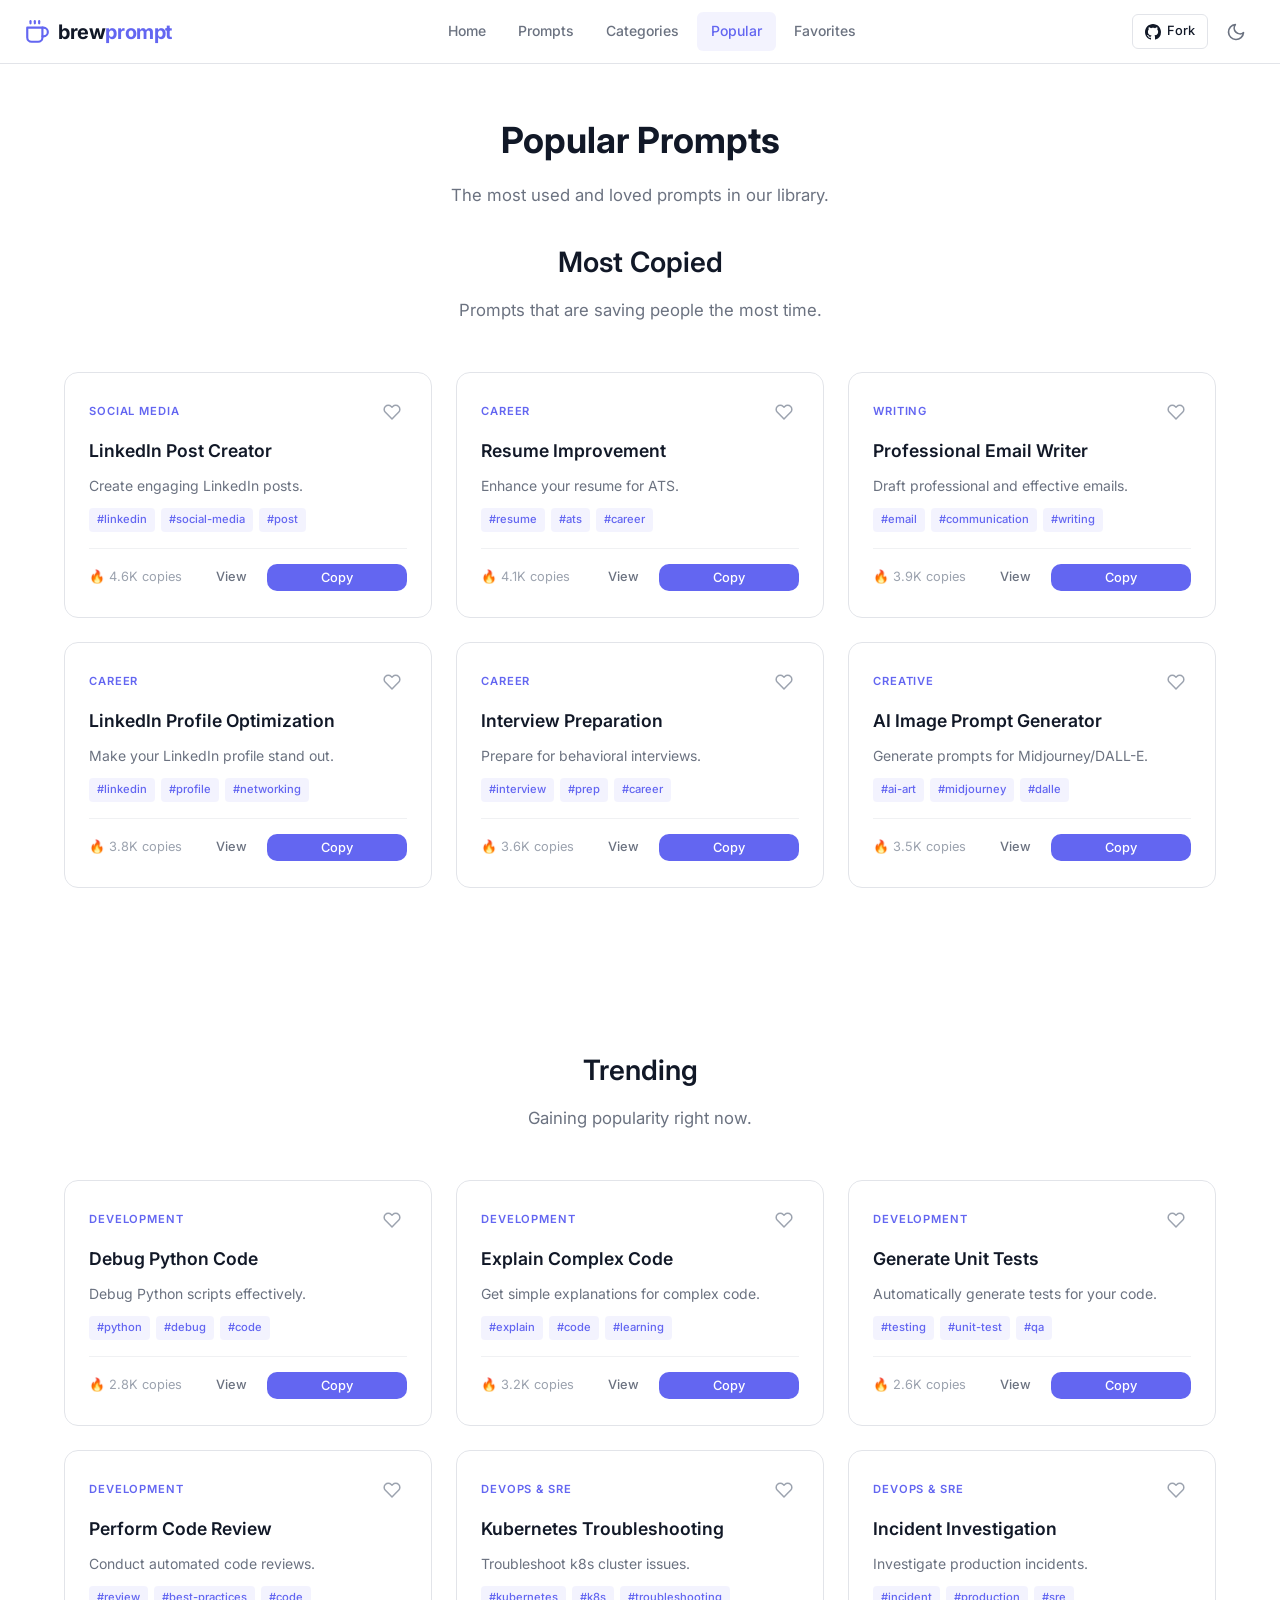
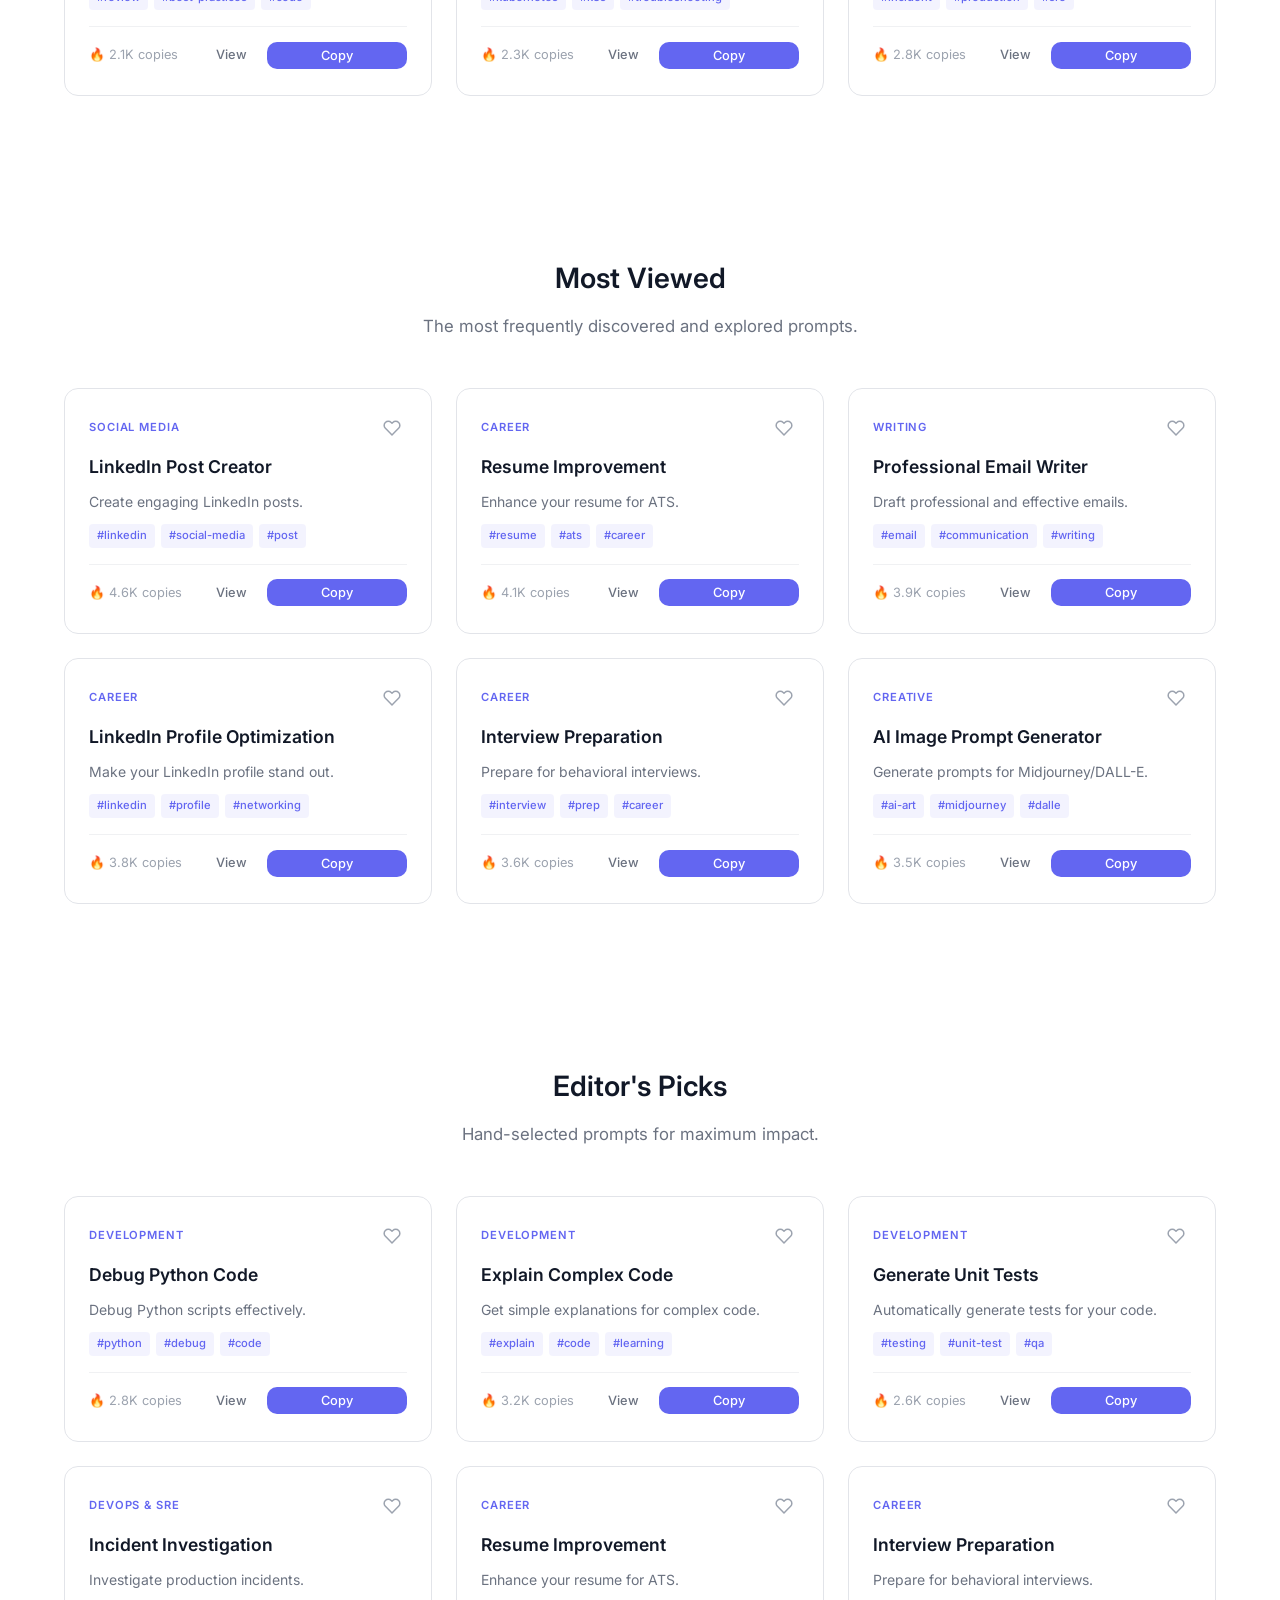
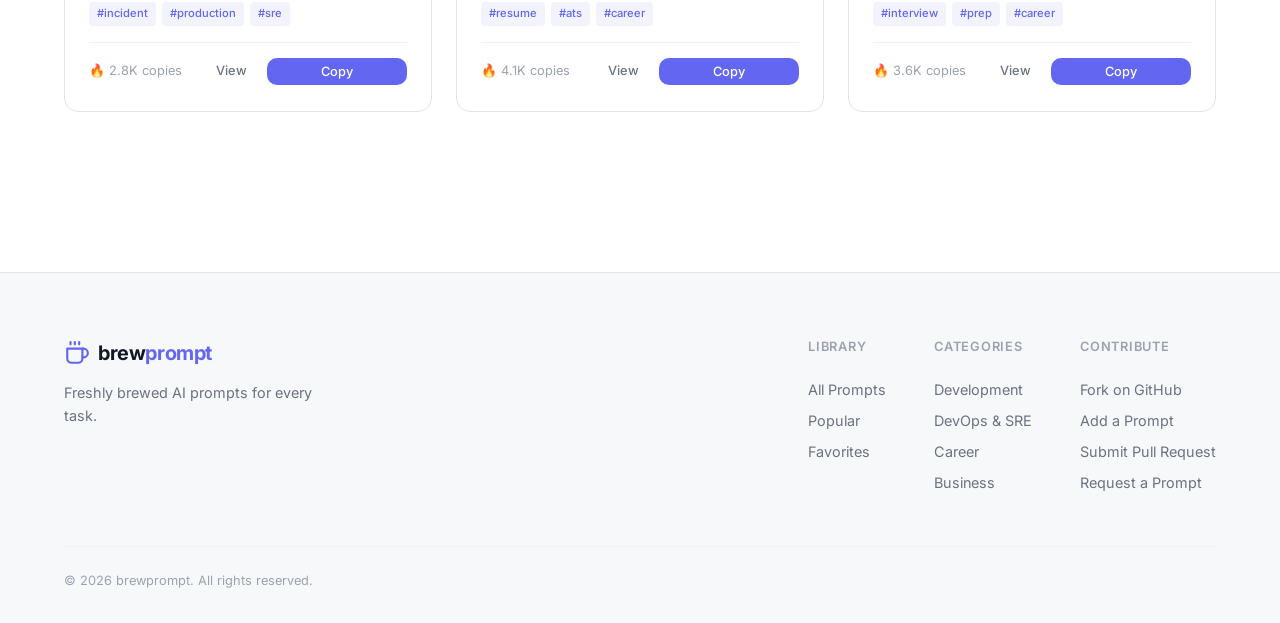
<file: popular.html>
<!DOCTYPE html>
<html lang="en">
<head>
  <meta charset="UTF-8">
  <meta name="viewport" content="width=device-width, initial-scale=1.0">
  <title>Popular Prompts | brewprompt</title>
  <meta name="description" content="View the most popular and trending AI prompts on brewprompt.">
  <meta property="og:title" content="Popular Prompts | brewprompt">
  <meta property="og:description" content="View the most popular and trending AI prompts on brewprompt.">
  <meta property="og:type" content="website">
  <link rel="canonical" href="https://brewprompt.com/popular.html">
  <link rel="icon" href="assets/favicon.svg" type="image/svg+xml">
  <link rel="preconnect" href="https://fonts.googleapis.com">
  <link rel="preconnect" href="https://fonts.gstatic.com" crossorigin>
  <link href="https://fonts.googleapis.com/css2?family=Inter:wght@400;500;600;700&display=swap" rel="stylesheet">
  <link rel="stylesheet" href="css/style.css">
  <link rel="stylesheet" href="css/responsive.css">
  <link rel="stylesheet" href="css/animations.css">
</head>
<body data-page="popular">
  <header class="header" id="header">
    <div class="header-inner container-wide">
      <a href="index.html" class="logo">
        <svg class="logo-icon" width="24" height="24" viewBox="0 0 24 24" fill="none" stroke="currentColor" stroke-width="2" stroke-linecap="round" stroke-linejoin="round"><path d="M17 8h1a4 4 0 1 1 0 8h-1"/><path d="M3 8h14v9a4 4 0 0 1-4 4H7a4 4 0 0 1-4-4Z"/><line x1="6" y1="2" x2="6" y2="4"/><line x1="10" y1="2" x2="10" y2="4"/><line x1="14" y1="2" x2="14" y2="4"/></svg>
        <span>brew<span class="logo-accent">prompt</span></span>
      </a>
      <nav class="nav" id="nav">
        <a href="index.html" class="nav-link" data-page="home">Home</a>
        <a href="prompts.html" class="nav-link" data-page="prompts">Prompts</a>
        <a href="category.html" class="nav-link" data-page="category">Categories</a>
        <a href="popular.html" class="nav-link active" data-page="popular">Popular</a>
        <a href="favorites.html" class="nav-link" data-page="favorites">Favorites</a>
      </nav>
      <div class="header-actions">
        <a href="https://github.com/brewnok/brewprompt" target="_blank" rel="noopener noreferrer" class="github-nav-btn" title="Fork brewprompt on GitHub">
          <svg width="16" height="16" viewBox="0 0 24 24" fill="currentColor"><path d="M12 0C5.37 0 0 5.37 0 12c0 5.31 3.435 9.795 8.205 11.385.6.105.825-.255.825-.57 0-.285-.015-1.23-.015-2.235-3.015.555-3.795-.735-4.035-1.41-.135-.345-.72-1.41-1.23-1.695-.42-.225-1.02-.78-.015-.795.945-.015 1.62.87 1.845 1.23 1.08 1.815 2.805 1.305 3.495.99.105-.78.42-1.305.765-1.605-2.67-.3-5.46-1.335-5.46-5.925 0-1.305.465-2.385 1.23-3.225-.12-.3-.54-1.53.12-3.18 0 0 1.005-.315 3.3 1.23.96-.27 1.98-.405 3-.405s2.04.135 3 .405c2.295-1.56 3.3-1.23 3.3-1.23.66 1.65.24 2.88.12 3.18.765.84 1.23 1.905 1.23 3.225 0 4.605-2.805 5.625-5.475 5.925.435.375.81 1.095.81 2.22 0 1.605-.015 2.895-.015 3.3 0 .315.225.69.825.57A12.02 12.02 0 0024 12c0-6.63-5.37-12-12-12z"/></svg>
          <span class="github-btn-text">Fork</span>
        </a>
        <button class="btn-icon" id="theme-toggle" aria-label="Toggle theme">
          <svg class="icon-sun" width="20" height="20" viewBox="0 0 24 24" fill="none" stroke="currentColor" stroke-width="2" stroke-linecap="round" stroke-linejoin="round"><circle cx="12" cy="12" r="5"/><line x1="12" y1="1" x2="12" y2="3"/><line x1="12" y1="21" x2="12" y2="23"/><line x1="4.22" y1="4.22" x2="5.64" y2="5.64"/><line x1="18.36" y1="18.36" x2="19.78" y2="19.78"/><line x1="1" y1="12" x2="3" y2="12"/><line x1="21" y1="12" x2="23" y2="12"/><line x1="4.22" y1="19.78" x2="5.64" y2="18.36"/><line x1="18.36" y1="5.64" x2="19.78" y2="4.22"/></svg>
          <svg class="icon-moon" width="20" height="20" viewBox="0 0 24 24" fill="none" stroke="currentColor" stroke-width="2" stroke-linecap="round" stroke-linejoin="round"><path d="M21 12.79A9 9 0 1 1 11.21 3 7 7 0 0 0 21 12.79z"/></svg>
        </button>
        <button class="mobile-menu-btn" id="mobile-menu-btn" aria-label="Menu">
          <svg width="24" height="24" viewBox="0 0 24 24" fill="none" stroke="currentColor" stroke-width="2" stroke-linecap="round" stroke-linejoin="round"><line x1="3" y1="12" x2="21" y2="12"/><line x1="3" y1="6" x2="21" y2="6"/><line x1="3" y1="18" x2="21" y2="18"/></svg>
        </button>
      </div>
    </div>
    <div class="mobile-menu" id="mobile-menu">
      <nav class="mobile-nav">
        <a href="index.html" class="mobile-nav-link">Home</a>
        <a href="prompts.html" class="mobile-nav-link">Prompts</a>
        <a href="category.html" class="mobile-nav-link">Categories</a>
        <a href="popular.html" class="mobile-nav-link active">Popular</a>
        <a href="favorites.html" class="mobile-nav-link">Favorites</a>
              <a href="https://github.com/brewnok/brewprompt" target="_blank" rel="noopener noreferrer" class="mobile-nav-link" style="display: flex; align-items: center; gap: 8px;">
          <svg width="18" height="18" viewBox="0 0 24 24" fill="currentColor"><path d="M12 0C5.37 0 0 5.37 0 12c0 5.31 3.435 9.795 8.205 11.385.6.105.825-.255.825-.57 0-.285-.015-1.23-.015-2.235-3.015.555-3.795-.735-4.035-1.41-.135-.345-.72-1.41-1.23-1.695-.42-.225-1.02-.78-.015-.795.945-.015 1.62.87 1.845 1.23 1.08 1.815 2.805 1.305 3.495.99.105-.78.42-1.305.765-1.605-2.67-.3-5.46-1.335-5.46-5.925 0-1.305.465-2.385 1.23-3.225-.12-.3-.54-1.53.12-3.18 0 0 1.005-.315 3.3 1.23.96-.27 1.98-.405 3-.405s2.04.135 3 .405c2.295-1.56 3.3-1.23 3.3-1.23.66 1.65.24 2.88.12 3.18.765.84 1.23 1.905 1.23 3.225 0 4.605-2.805 5.625-5.475 5.925.435.375.81 1.095.81 2.22 0 1.605-.015 2.895-.015 3.3 0 .315.225.69.825.57A12.02 12.02 0 0024 12c0-6.63-5.37-12-12-12z"/></svg>
          <span>Fork on GitHub</span>
        </a>
      </nav>
    </div>
  </header>

  <main>
    <section class="section-sm page-header">
      <div class="container">
        <h1>Popular Prompts</h1>
        <p>The most used and loved prompts in our library.</p>
      </div>
    </section>

    <section class="section" style="padding-top: 0;">
      <div class="container">
        <div class="section-header">
          <h2 class="section-title">Most Copied</h2>
          <p class="section-subtitle">Prompts that are saving people the most time.</p>
        </div>
        <div id="most-copied-grid" class="grid grid-3"></div>
      </div>
    </section>

    <section class="section bg-secondary">
      <div class="container">
        <div class="section-header">
          <h2 class="section-title">Trending</h2>
          <p class="section-subtitle">Gaining popularity right now.</p>
        </div>
        <div id="popular-trending-grid" class="grid grid-3"></div>
      </div>
    </section>

    <section class="section">
      <div class="container">
        <div class="section-header">
          <h2 class="section-title">Most Viewed</h2>
          <p class="section-subtitle">The most frequently discovered and explored prompts.</p>
        </div>
        <div id="most-viewed-grid" class="grid grid-3"></div>
      </div>
    </section>

    <section class="section bg-secondary">
      <div class="container">
        <div class="section-header">
          <h2 class="section-title">Editor's Picks</h2>
          <p class="section-subtitle">Hand-selected prompts for maximum impact.</p>
        </div>
        <div id="editors-picks-grid" class="grid grid-3"></div>
      </div>
    </section>
  </main>

  <footer class="footer">
    <div class="footer-inner container">
      <div class="footer-top">
        <div class="footer-brand">
          <a href="index.html" class="logo">
        <svg class="logo-icon" width="24" height="24" viewBox="0 0 24 24" fill="none" stroke="currentColor" stroke-width="2" stroke-linecap="round" stroke-linejoin="round"><path d="M17 8h1a4 4 0 1 1 0 8h-1"/><path d="M3 8h14v9a4 4 0 0 1-4 4H7a4 4 0 0 1-4-4Z"/><line x1="6" y1="2" x2="6" y2="4"/><line x1="10" y1="2" x2="10" y2="4"/><line x1="14" y1="2" x2="14" y2="4"/></svg>
        <span>brew<span class="logo-accent">prompt</span></span>
      </a>
          <p>Freshly brewed AI prompts for every task.</p>
        </div>
        <div class="footer-links">
          <div class="footer-col">
            <h4>Library</h4>
            <a href="prompts.html">All Prompts</a>
            <a href="popular.html">Popular</a>
            <a href="favorites.html">Favorites</a>
          </div>
          <div class="footer-col">
            <h4>Categories</h4>
            <a href="category.html?category=Development">Development</a>
            <a href="category.html?category=DevOps+%26+SRE">DevOps & SRE</a>
            <a href="category.html?category=Career">Career</a>
            <a href="category.html?category=Business">Business</a>
          </div>
          <div class="footer-col">
            <h4>Contribute</h4>
            <a href="https://github.com/brewnok/brewprompt" target="_blank" rel="noopener noreferrer">Fork on GitHub</a>
            <a href="https://github.com/brewnok/brewprompt/blob/main/CONTRIBUTION_GUIDE.md" target="_blank" rel="noopener noreferrer">Add a Prompt</a>
            <a href="https://github.com/brewnok/brewprompt/pulls" target="_blank" rel="noopener noreferrer">Submit Pull Request</a>
            <a href="https://github.com/brewnok/brewprompt/issues" target="_blank" rel="noopener noreferrer">Request a Prompt</a>
          </div>
        </div>
      </div>
      <div class="footer-bottom">
        <p>&copy; 2026 brewprompt. All rights reserved.</p>
      </div>
    </div>
  </footer>

  <script src="js/data.js"></script>
  <script src="js/utils.js"></script>
  <script src="js/app.js"></script>
</body>
</html>
</file>
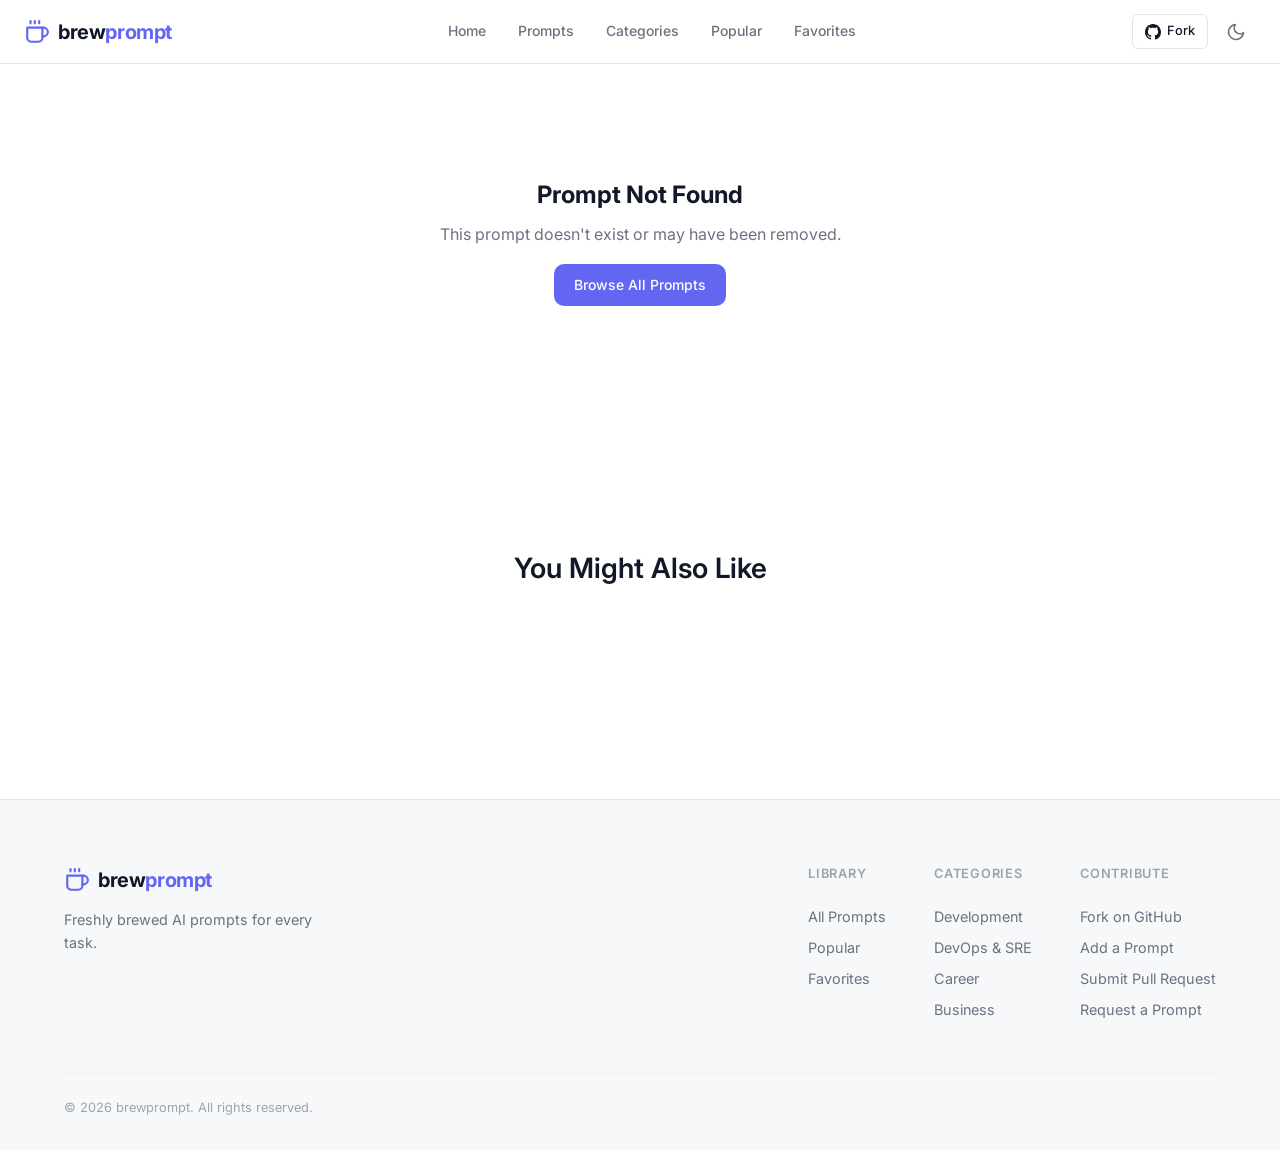
<file: prompt.html>
<!DOCTYPE html>
<html lang="en">
<head>
  <meta charset="UTF-8">
  <meta name="viewport" content="width=device-width, initial-scale=1.0">
  <title>brewprompt</title>
  <meta name="description" content="View AI prompt details.">
  <meta property="og:title" content="brewprompt">
  <meta property="og:description" content="View AI prompt details.">
  <meta property="og:type" content="website">
  <link rel="canonical" href="https://brewprompt.com/prompt.html">
  <link rel="icon" href="assets/favicon.svg" type="image/svg+xml">
  <link rel="preconnect" href="https://fonts.googleapis.com">
  <link rel="preconnect" href="https://fonts.gstatic.com" crossorigin>
  <link href="https://fonts.googleapis.com/css2?family=Inter:wght@400;500;600;700&display=swap" rel="stylesheet">
  <link rel="stylesheet" href="css/style.css">
  <link rel="stylesheet" href="css/responsive.css">
  <link rel="stylesheet" href="css/animations.css">
</head>
<body data-page="prompt">
  <header class="header" id="header">
    <div class="header-inner container-wide">
      <a href="index.html" class="logo">
        <svg class="logo-icon" width="24" height="24" viewBox="0 0 24 24" fill="none" stroke="currentColor" stroke-width="2" stroke-linecap="round" stroke-linejoin="round"><path d="M17 8h1a4 4 0 1 1 0 8h-1"/><path d="M3 8h14v9a4 4 0 0 1-4 4H7a4 4 0 0 1-4-4Z"/><line x1="6" y1="2" x2="6" y2="4"/><line x1="10" y1="2" x2="10" y2="4"/><line x1="14" y1="2" x2="14" y2="4"/></svg>
        <span>brew<span class="logo-accent">prompt</span></span>
      </a>
      <nav class="nav" id="nav">
        <a href="index.html" class="nav-link" data-page="home">Home</a>
        <a href="prompts.html" class="nav-link" data-page="prompts">Prompts</a>
        <a href="category.html" class="nav-link" data-page="category">Categories</a>
        <a href="popular.html" class="nav-link" data-page="popular">Popular</a>
        <a href="favorites.html" class="nav-link" data-page="favorites">Favorites</a>
      </nav>
      <div class="header-actions">
        <a href="https://github.com/brewnok/brewprompt" target="_blank" rel="noopener noreferrer" class="github-nav-btn" title="Fork brewprompt on GitHub">
          <svg width="16" height="16" viewBox="0 0 24 24" fill="currentColor"><path d="M12 0C5.37 0 0 5.37 0 12c0 5.31 3.435 9.795 8.205 11.385.6.105.825-.255.825-.57 0-.285-.015-1.23-.015-2.235-3.015.555-3.795-.735-4.035-1.41-.135-.345-.72-1.41-1.23-1.695-.42-.225-1.02-.78-.015-.795.945-.015 1.62.87 1.845 1.23 1.08 1.815 2.805 1.305 3.495.99.105-.78.42-1.305.765-1.605-2.67-.3-5.46-1.335-5.46-5.925 0-1.305.465-2.385 1.23-3.225-.12-.3-.54-1.53.12-3.18 0 0 1.005-.315 3.3 1.23.96-.27 1.98-.405 3-.405s2.04.135 3 .405c2.295-1.56 3.3-1.23 3.3-1.23.66 1.65.24 2.88.12 3.18.765.84 1.23 1.905 1.23 3.225 0 4.605-2.805 5.625-5.475 5.925.435.375.81 1.095.81 2.22 0 1.605-.015 2.895-.015 3.3 0 .315.225.69.825.57A12.02 12.02 0 0024 12c0-6.63-5.37-12-12-12z"/></svg>
          <span class="github-btn-text">Fork</span>
        </a>
        <button class="btn-icon" id="theme-toggle" aria-label="Toggle theme">
          <svg class="icon-sun" width="20" height="20" viewBox="0 0 24 24" fill="none" stroke="currentColor" stroke-width="2" stroke-linecap="round" stroke-linejoin="round"><circle cx="12" cy="12" r="5"/><line x1="12" y1="1" x2="12" y2="3"/><line x1="12" y1="21" x2="12" y2="23"/><line x1="4.22" y1="4.22" x2="5.64" y2="5.64"/><line x1="18.36" y1="18.36" x2="19.78" y2="19.78"/><line x1="1" y1="12" x2="3" y2="12"/><line x1="21" y1="12" x2="23" y2="12"/><line x1="4.22" y1="19.78" x2="5.64" y2="18.36"/><line x1="18.36" y1="5.64" x2="19.78" y2="4.22"/></svg>
          <svg class="icon-moon" width="20" height="20" viewBox="0 0 24 24" fill="none" stroke="currentColor" stroke-width="2" stroke-linecap="round" stroke-linejoin="round"><path d="M21 12.79A9 9 0 1 1 11.21 3 7 7 0 0 0 21 12.79z"/></svg>
        </button>
        <button class="mobile-menu-btn" id="mobile-menu-btn" aria-label="Menu">
          <svg width="24" height="24" viewBox="0 0 24 24" fill="none" stroke="currentColor" stroke-width="2" stroke-linecap="round" stroke-linejoin="round"><line x1="3" y1="12" x2="21" y2="12"/><line x1="3" y1="6" x2="21" y2="6"/><line x1="3" y1="18" x2="21" y2="18"/></svg>
        </button>
      </div>
    </div>
    <div class="mobile-menu" id="mobile-menu">
      <nav class="mobile-nav">
        <a href="index.html" class="mobile-nav-link">Home</a>
        <a href="prompts.html" class="mobile-nav-link">Prompts</a>
        <a href="category.html" class="mobile-nav-link">Categories</a>
        <a href="popular.html" class="mobile-nav-link">Popular</a>
        <a href="favorites.html" class="mobile-nav-link">Favorites</a>
              <a href="https://github.com/brewnok/brewprompt" target="_blank" rel="noopener noreferrer" class="mobile-nav-link" style="display: flex; align-items: center; gap: 8px;">
          <svg width="18" height="18" viewBox="0 0 24 24" fill="currentColor"><path d="M12 0C5.37 0 0 5.37 0 12c0 5.31 3.435 9.795 8.205 11.385.6.105.825-.255.825-.57 0-.285-.015-1.23-.015-2.235-3.015.555-3.795-.735-4.035-1.41-.135-.345-.72-1.41-1.23-1.695-.42-.225-1.02-.78-.015-.795.945-.015 1.62.87 1.845 1.23 1.08 1.815 2.805 1.305 3.495.99.105-.78.42-1.305.765-1.605-2.67-.3-5.46-1.335-5.46-5.925 0-1.305.465-2.385 1.23-3.225-.12-.3-.54-1.53.12-3.18 0 0 1.005-.315 3.3 1.23.96-.27 1.98-.405 3-.405s2.04.135 3 .405c2.295-1.56 3.3-1.23 3.3-1.23.66 1.65.24 2.88.12 3.18.765.84 1.23 1.905 1.23 3.225 0 4.605-2.805 5.625-5.475 5.925.435.375.81 1.095.81 2.22 0 1.605-.015 2.895-.015 3.3 0 .315.225.69.825.57A12.02 12.02 0 0024 12c0-6.63-5.37-12-12-12z"/></svg>
          <span>Fork on GitHub</span>
        </a>
      </nav>
    </div>
  </header>

  <main>
    <div class="container section">
      <div id="not-found" class="error-state" style="display: none;">
        <h2>Prompt Not Found</h2>
        <p>This prompt doesn't exist or may have been removed.</p>
        <a href="prompts.html" class="btn btn-primary" style="margin-top: 16px;">Browse All Prompts</a>
      </div>

      <div id="prompt-detail">
        <div id="prompt-breadcrumb" class="prompt-breadcrumb"></div>
        
        <div class="prompt-header">
          <h1 id="prompt-title"></h1>
          <p id="prompt-description" class="text-secondary"></p>
        </div>

        <div id="prompt-meta" class="prompt-meta-grid"></div>

        <div class="prompt-body">
          <div id="prompt-content" class="prompt-content-box font-mono"></div>
        </div>

        <div class="prompt-actions" style="margin-top: 24px; display: flex; gap: 12px;">
          <button id="copy-btn" class="btn btn-primary btn-copy">
            <svg width="16" height="16" viewBox="0 0 24 24" fill="none" stroke="currentColor" stroke-width="2" stroke-linecap="round" stroke-linejoin="round"><rect x="9" y="9" width="13" height="13" rx="2" ry="2"/><path d="M5 15H4a2 2 0 0 1-2-2V4a2 2 0 0 1 2-2h9a2 2 0 0 1 2 2v1"/></svg>
            <span>Copy Prompt</span>
          </button>
          <button id="customize-btn" class="btn btn-secondary">Customize Prompt</button>
          <button id="favorite-btn" class="btn btn-icon favorite-btn" aria-label="Favorite">
            <svg width="18" height="18" viewBox="0 0 24 24" fill="none" stroke="currentColor" stroke-width="2" stroke-linecap="round" stroke-linejoin="round"><path d="M20.84 4.61a5.5 5.5 0 0 0-7.78 0L12 5.67l-1.06-1.06a5.5 5.5 0 0 0-7.78 7.78l1.06 1.06L12 21.23l7.78-7.78 1.06-1.06a5.5 5.5 0 0 0 0-7.78z"/></svg>
          </button>
          <button id="share-btn" class="btn btn-icon share-btn" aria-label="Share">
            <svg width="18" height="18" viewBox="0 0 24 24" fill="none" stroke="currentColor" stroke-width="2" stroke-linecap="round" stroke-linejoin="round"><circle cx="18" cy="5" r="3"/><circle cx="6" cy="12" r="3"/><circle cx="18" cy="19" r="3"/><line x1="8.59" y1="13.51" x2="15.42" y2="17.49"/><line x1="15.41" y1="6.51" x2="8.59" y2="10.49"/></svg>
          </button>
          <a href="https://github.com/brewnok/brewprompt" target="_blank" rel="noopener noreferrer" class="btn btn-ghost" title="Suggest an edit or contribute prompts on GitHub" style="color: var(--text-secondary); gap: 6px; font-size: 0.85rem;">
            <svg width="16" height="16" viewBox="0 0 24 24" fill="currentColor"><path d="M12 0C5.37 0 0 5.37 0 12c0 5.31 3.435 9.795 8.205 11.385.6.105.825-.255.825-.57 0-.285-.015-1.23-.015-2.235-3.015.555-3.795-.735-4.035-1.41-.135-.345-.72-1.41-1.23-1.695-.42-.225-1.02-.78-.015-.795.945-.015 1.62.87 1.845 1.23 1.08 1.815 2.805 1.305 3.495.99.105-.78.42-1.305.765-1.605-2.67-.3-5.46-1.335-5.46-5.925 0-1.305.465-2.385 1.23-3.225-.12-.3-.54-1.53.12-3.18 0 0 1.005-.315 3.3 1.23.96-.27 1.98-.405 3-.405s2.04.135 3 .405c2.295-1.56 3.3-1.23 3.3-1.23.66 1.65.24 2.88.12 3.18.765.84 1.23 1.905 1.23 3.225 0 4.605-2.805 5.625-5.475 5.925.435.375.81 1.095.81 2.22 0 1.605-.015 2.895-.015 3.3 0 .315.225.69.825.57A12.02 12.02 0 0024 12c0-6.63-5.37-12-12-12z"/></svg>
            <span>Improve on GitHub</span>
          </a>
        </div>

        <div id="prompt-tags" class="prompt-card__tags" style="margin-top: 32px;"></div>
      </div>
    </div>

    <section class="section bg-secondary">
      <div class="container">
        <div class="section-header">
          <h2 class="section-title">You Might Also Like</h2>
        </div>
        <div id="related-grid" class="grid grid-4"></div>
      </div>
    </section>
  </main>

  <div id="modal-overlay" class="modal-overlay">
    <div id="customize-modal" class="modal">
      <div class="modal-header">
        <h2>Customize Prompt</h2>
        <button class="btn-icon modal-close" aria-label="Close modal">
          <svg width="20" height="20" viewBox="0 0 24 24" fill="none" stroke="currentColor" stroke-width="2" stroke-linecap="round" stroke-linejoin="round"><line x1="18" y1="6" x2="6" y2="18"/><line x1="6" y1="6" x2="18" y2="18"/></svg>
        </button>
      </div>
      <div class="modal-body">
        <div id="customize-fields"></div>
        <div style="margin-top: 24px;">
          <h3 class="text-sm font-semibold" style="margin-bottom: 8px;">Preview</h3>
          <div id="customize-preview" class="customize-preview font-mono text-sm prompt-content-box"></div>
        </div>
      </div>
      <div class="modal-footer">
        <button id="modal-copy-btn" class="btn btn-primary btn-copy" style="width: 100%;">
          <svg width="16" height="16" viewBox="0 0 24 24" fill="none" stroke="currentColor" stroke-width="2" stroke-linecap="round" stroke-linejoin="round"><rect x="9" y="9" width="13" height="13" rx="2" ry="2"/><path d="M5 15H4a2 2 0 0 1-2-2V4a2 2 0 0 1 2-2h9a2 2 0 0 1 2 2v1"/></svg>
          <span>Copy Customized Prompt</span>
        </button>
      </div>
    </div>
  </div>

  <footer class="footer">
    <div class="footer-inner container">
      <div class="footer-top">
        <div class="footer-brand">
          <a href="index.html" class="logo">
        <svg class="logo-icon" width="24" height="24" viewBox="0 0 24 24" fill="none" stroke="currentColor" stroke-width="2" stroke-linecap="round" stroke-linejoin="round"><path d="M17 8h1a4 4 0 1 1 0 8h-1"/><path d="M3 8h14v9a4 4 0 0 1-4 4H7a4 4 0 0 1-4-4Z"/><line x1="6" y1="2" x2="6" y2="4"/><line x1="10" y1="2" x2="10" y2="4"/><line x1="14" y1="2" x2="14" y2="4"/></svg>
        <span>brew<span class="logo-accent">prompt</span></span>
      </a>
          <p>Freshly brewed AI prompts for every task.</p>
        </div>
        <div class="footer-links">
          <div class="footer-col">
            <h4>Library</h4>
            <a href="prompts.html">All Prompts</a>
            <a href="popular.html">Popular</a>
            <a href="favorites.html">Favorites</a>
          </div>
          <div class="footer-col">
            <h4>Categories</h4>
            <a href="category.html?category=Development">Development</a>
            <a href="category.html?category=DevOps+%26+SRE">DevOps & SRE</a>
            <a href="category.html?category=Career">Career</a>
            <a href="category.html?category=Business">Business</a>
          </div>
          <div class="footer-col">
            <h4>Contribute</h4>
            <a href="https://github.com/brewnok/brewprompt" target="_blank" rel="noopener noreferrer">Fork on GitHub</a>
            <a href="https://github.com/brewnok/brewprompt/blob/main/CONTRIBUTION_GUIDE.md" target="_blank" rel="noopener noreferrer">Add a Prompt</a>
            <a href="https://github.com/brewnok/brewprompt/pulls" target="_blank" rel="noopener noreferrer">Submit Pull Request</a>
            <a href="https://github.com/brewnok/brewprompt/issues" target="_blank" rel="noopener noreferrer">Request a Prompt</a>
          </div>
        </div>
      </div>
      <div class="footer-bottom">
        <p>&copy; 2026 brewprompt. All rights reserved.</p>
      </div>
    </div>
  </footer>

  <script src="js/data.js"></script>
  <script src="js/utils.js"></script>
  <script src="js/prompt-details.js"></script>
  <script src="js/app.js"></script>
</body>
</html>
</file>
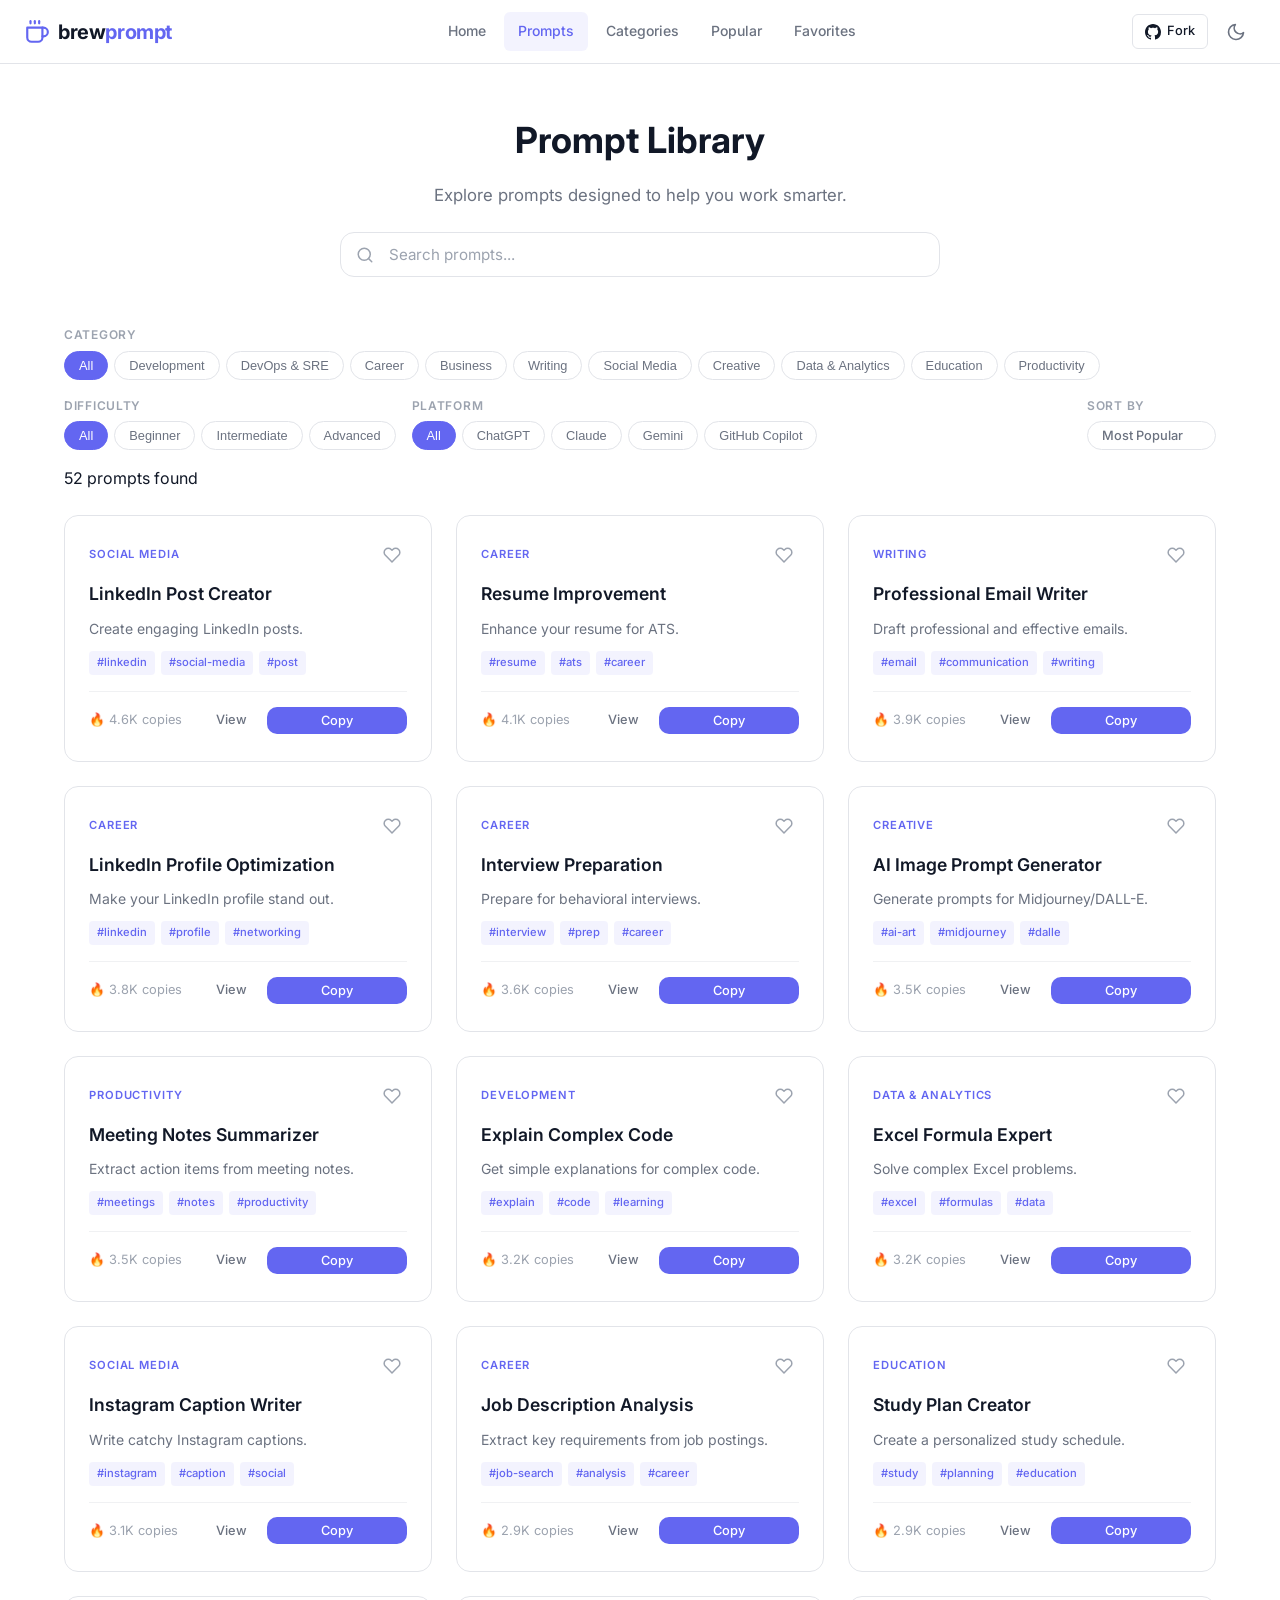
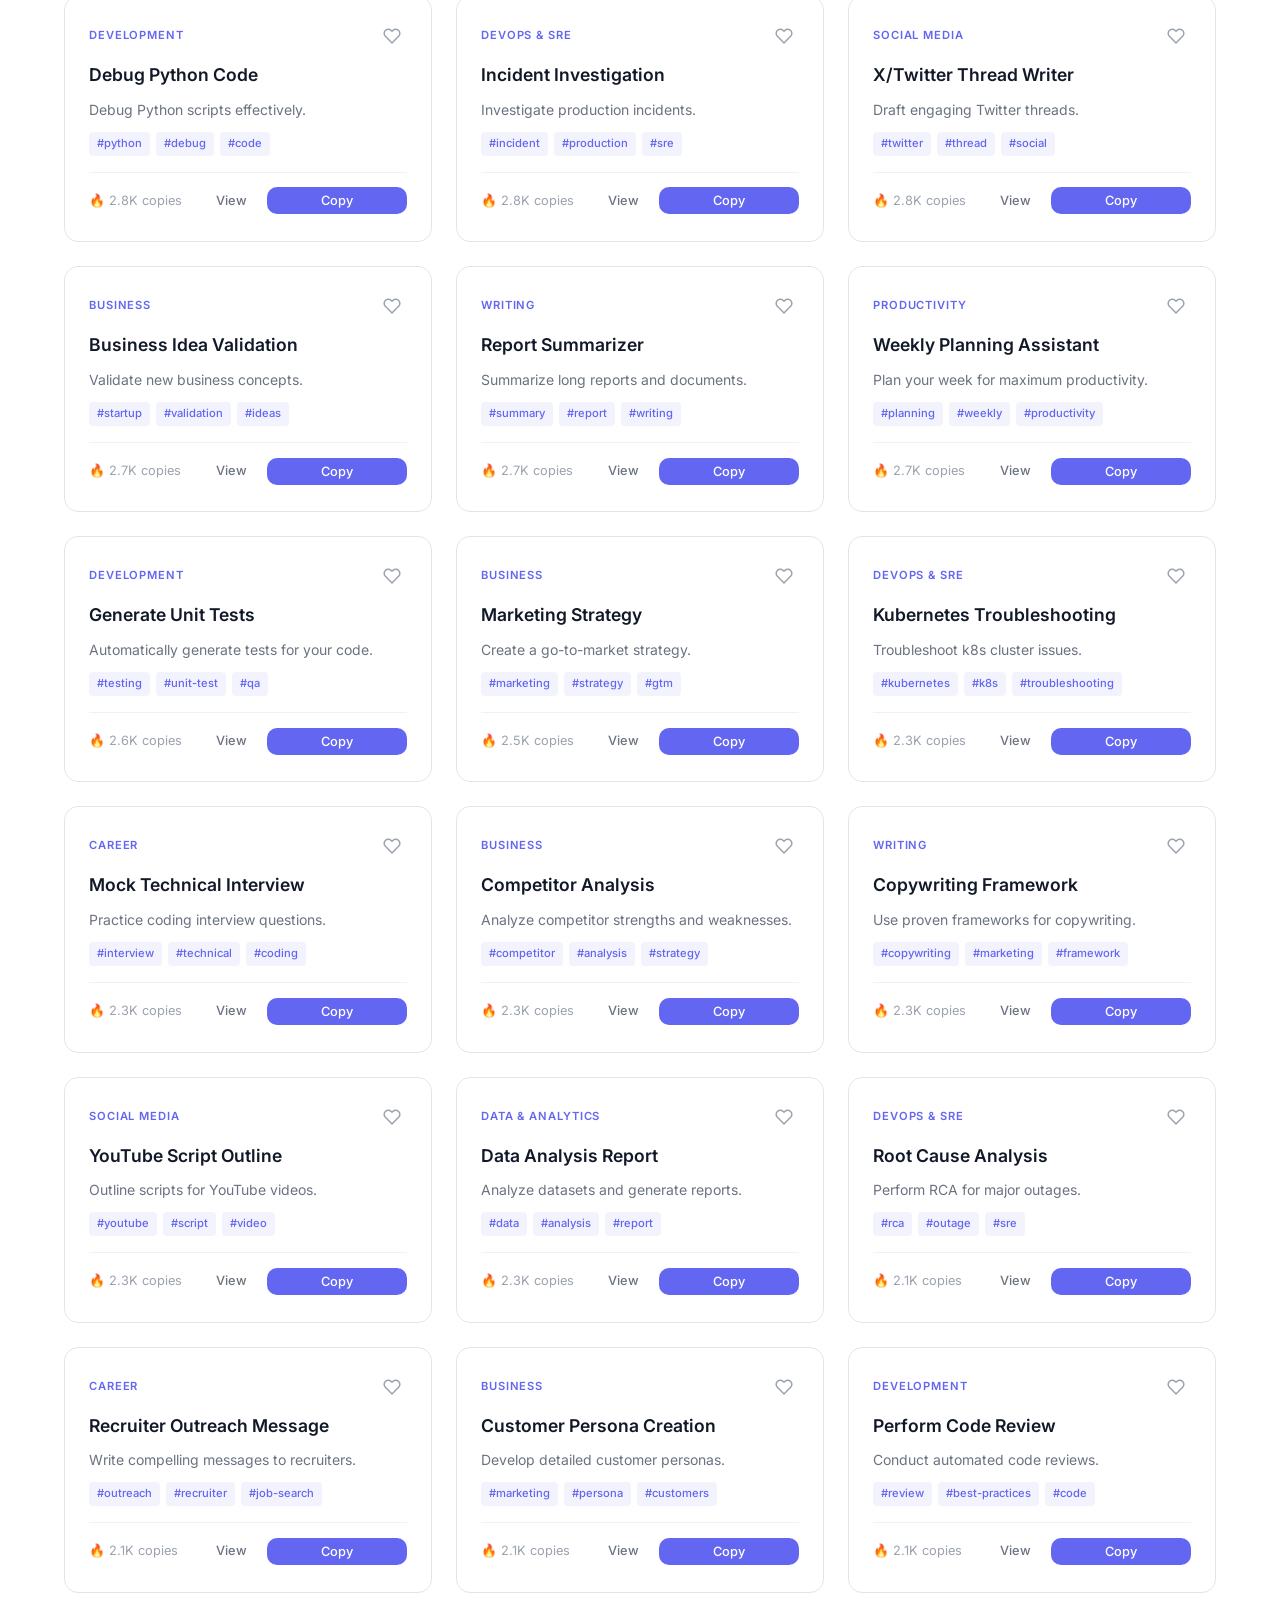
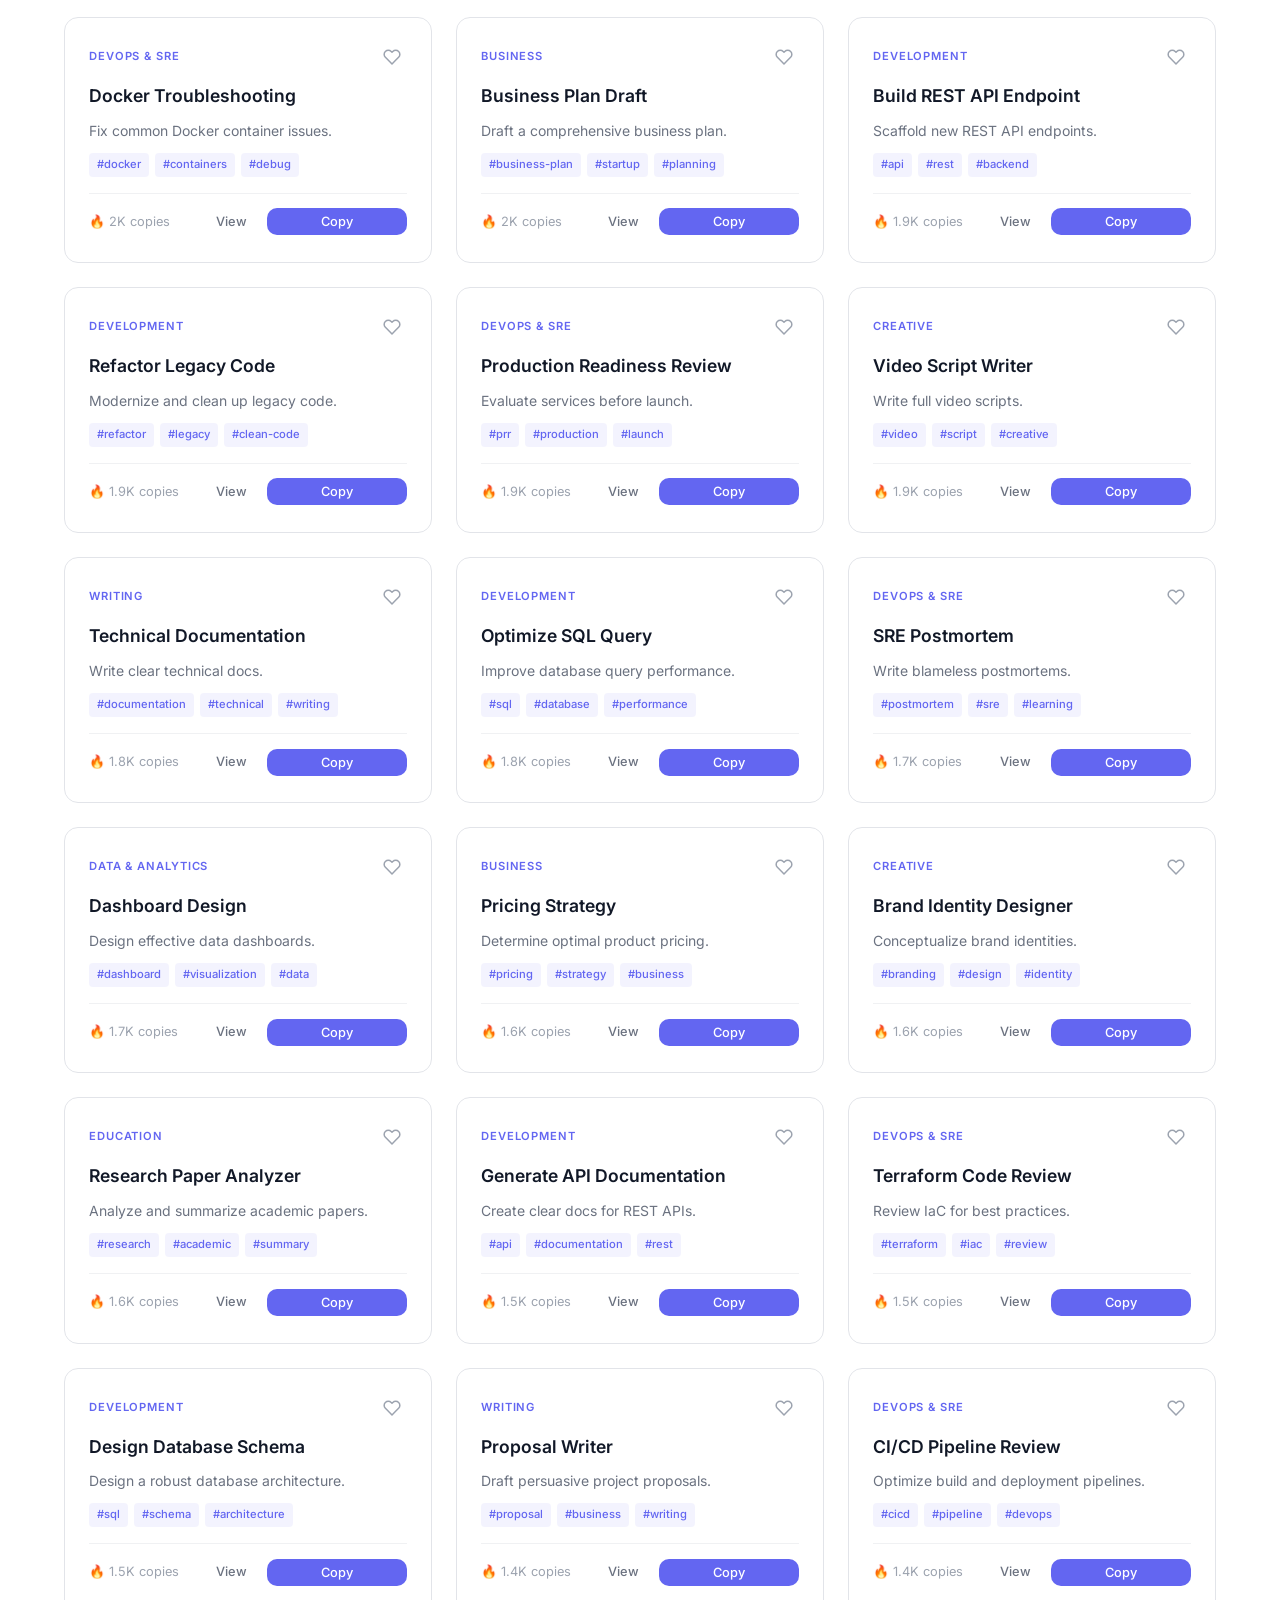
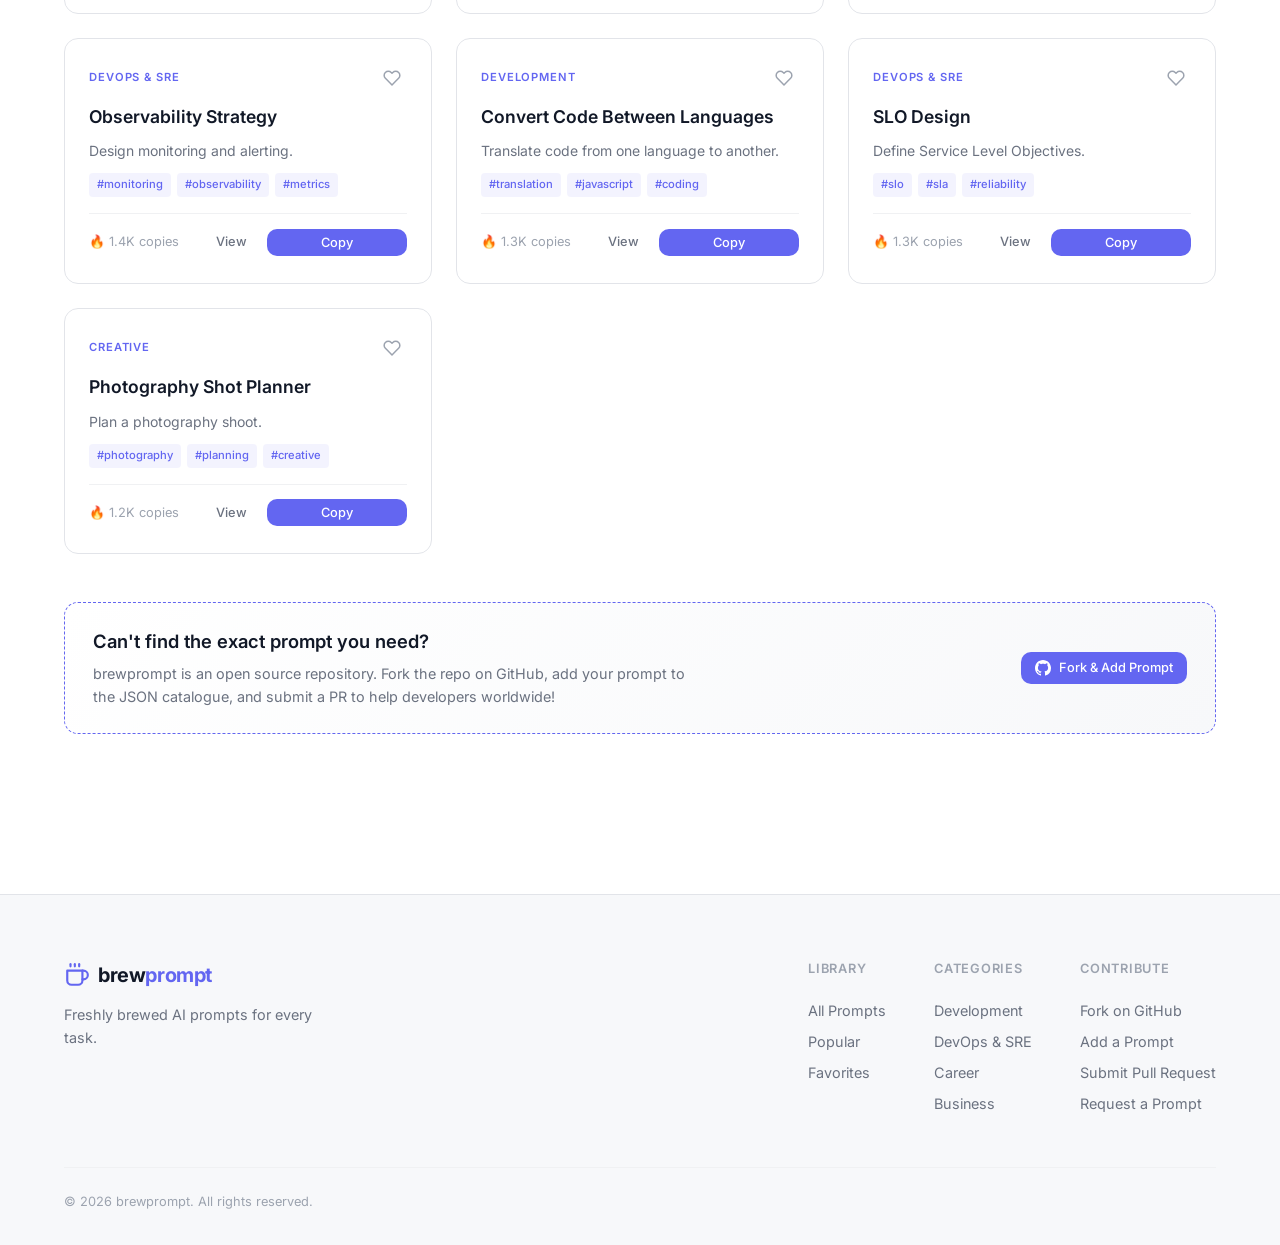
<file: prompts.html>
<!DOCTYPE html>
<html lang="en">
<head>
  <meta charset="UTF-8">
  <meta name="viewport" content="width=device-width, initial-scale=1.0">
  <title>Prompt Library | brewprompt</title>
  <meta name="description" content="Explore thousands of AI prompts in the brewprompt library.">
  <meta property="og:title" content="Prompt Library | brewprompt">
  <meta property="og:description" content="Explore thousands of AI prompts in the brewprompt library.">
  <meta property="og:type" content="website">
  <link rel="canonical" href="https://brewprompt.com/prompts.html">
  <link rel="icon" href="assets/favicon.svg" type="image/svg+xml">
  <link rel="preconnect" href="https://fonts.googleapis.com">
  <link rel="preconnect" href="https://fonts.gstatic.com" crossorigin>
  <link href="https://fonts.googleapis.com/css2?family=Inter:wght@400;500;600;700&display=swap" rel="stylesheet">
  <link rel="stylesheet" href="css/style.css">
  <link rel="stylesheet" href="css/responsive.css">
  <link rel="stylesheet" href="css/animations.css">
</head>
<body data-page="prompts">
  <header class="header" id="header">
    <div class="header-inner container-wide">
      <a href="index.html" class="logo">
        <svg class="logo-icon" width="24" height="24" viewBox="0 0 24 24" fill="none" stroke="currentColor" stroke-width="2" stroke-linecap="round" stroke-linejoin="round"><path d="M17 8h1a4 4 0 1 1 0 8h-1"/><path d="M3 8h14v9a4 4 0 0 1-4 4H7a4 4 0 0 1-4-4Z"/><line x1="6" y1="2" x2="6" y2="4"/><line x1="10" y1="2" x2="10" y2="4"/><line x1="14" y1="2" x2="14" y2="4"/></svg>
        <span>brew<span class="logo-accent">prompt</span></span>
      </a>
      <nav class="nav" id="nav">
        <a href="index.html" class="nav-link" data-page="home">Home</a>
        <a href="prompts.html" class="nav-link active" data-page="prompts">Prompts</a>
        <a href="category.html" class="nav-link" data-page="category">Categories</a>
        <a href="popular.html" class="nav-link" data-page="popular">Popular</a>
        <a href="favorites.html" class="nav-link" data-page="favorites">Favorites</a>
      </nav>
      <div class="header-actions">
        <a href="https://github.com/brewnok/brewprompt" target="_blank" rel="noopener noreferrer" class="github-nav-btn" title="Fork brewprompt on GitHub">
          <svg width="16" height="16" viewBox="0 0 24 24" fill="currentColor"><path d="M12 0C5.37 0 0 5.37 0 12c0 5.31 3.435 9.795 8.205 11.385.6.105.825-.255.825-.57 0-.285-.015-1.23-.015-2.235-3.015.555-3.795-.735-4.035-1.41-.135-.345-.72-1.41-1.23-1.695-.42-.225-1.02-.78-.015-.795.945-.015 1.62.87 1.845 1.23 1.08 1.815 2.805 1.305 3.495.99.105-.78.42-1.305.765-1.605-2.67-.3-5.46-1.335-5.46-5.925 0-1.305.465-2.385 1.23-3.225-.12-.3-.54-1.53.12-3.18 0 0 1.005-.315 3.3 1.23.96-.27 1.98-.405 3-.405s2.04.135 3 .405c2.295-1.56 3.3-1.23 3.3-1.23.66 1.65.24 2.88.12 3.18.765.84 1.23 1.905 1.23 3.225 0 4.605-2.805 5.625-5.475 5.925.435.375.81 1.095.81 2.22 0 1.605-.015 2.895-.015 3.3 0 .315.225.69.825.57A12.02 12.02 0 0024 12c0-6.63-5.37-12-12-12z"/></svg>
          <span class="github-btn-text">Fork</span>
        </a>
        <button class="btn-icon" id="theme-toggle" aria-label="Toggle theme">
          <svg class="icon-sun" width="20" height="20" viewBox="0 0 24 24" fill="none" stroke="currentColor" stroke-width="2" stroke-linecap="round" stroke-linejoin="round"><circle cx="12" cy="12" r="5"/><line x1="12" y1="1" x2="12" y2="3"/><line x1="12" y1="21" x2="12" y2="23"/><line x1="4.22" y1="4.22" x2="5.64" y2="5.64"/><line x1="18.36" y1="18.36" x2="19.78" y2="19.78"/><line x1="1" y1="12" x2="3" y2="12"/><line x1="21" y1="12" x2="23" y2="12"/><line x1="4.22" y1="19.78" x2="5.64" y2="18.36"/><line x1="18.36" y1="5.64" x2="19.78" y2="4.22"/></svg>
          <svg class="icon-moon" width="20" height="20" viewBox="0 0 24 24" fill="none" stroke="currentColor" stroke-width="2" stroke-linecap="round" stroke-linejoin="round"><path d="M21 12.79A9 9 0 1 1 11.21 3 7 7 0 0 0 21 12.79z"/></svg>
        </button>
        <button class="mobile-menu-btn" id="mobile-menu-btn" aria-label="Menu">
          <svg width="24" height="24" viewBox="0 0 24 24" fill="none" stroke="currentColor" stroke-width="2" stroke-linecap="round" stroke-linejoin="round"><line x1="3" y1="12" x2="21" y2="12"/><line x1="3" y1="6" x2="21" y2="6"/><line x1="3" y1="18" x2="21" y2="18"/></svg>
        </button>
      </div>
    </div>
    <div class="mobile-menu" id="mobile-menu">
      <nav class="mobile-nav">
        <a href="index.html" class="mobile-nav-link">Home</a>
        <a href="prompts.html" class="mobile-nav-link active">Prompts</a>
        <a href="category.html" class="mobile-nav-link">Categories</a>
        <a href="popular.html" class="mobile-nav-link">Popular</a>
        <a href="favorites.html" class="mobile-nav-link">Favorites</a>
              <a href="https://github.com/brewnok/brewprompt" target="_blank" rel="noopener noreferrer" class="mobile-nav-link" style="display: flex; align-items: center; gap: 8px;">
          <svg width="18" height="18" viewBox="0 0 24 24" fill="currentColor"><path d="M12 0C5.37 0 0 5.37 0 12c0 5.31 3.435 9.795 8.205 11.385.6.105.825-.255.825-.57 0-.285-.015-1.23-.015-2.235-3.015.555-3.795-.735-4.035-1.41-.135-.345-.72-1.41-1.23-1.695-.42-.225-1.02-.78-.015-.795.945-.015 1.62.87 1.845 1.23 1.08 1.815 2.805 1.305 3.495.99.105-.78.42-1.305.765-1.605-2.67-.3-5.46-1.335-5.46-5.925 0-1.305.465-2.385 1.23-3.225-.12-.3-.54-1.53.12-3.18 0 0 1.005-.315 3.3 1.23.96-.27 1.98-.405 3-.405s2.04.135 3 .405c2.295-1.56 3.3-1.23 3.3-1.23.66 1.65.24 2.88.12 3.18.765.84 1.23 1.905 1.23 3.225 0 4.605-2.805 5.625-5.475 5.925.435.375.81 1.095.81 2.22 0 1.605-.015 2.895-.015 3.3 0 .315.225.69.825.57A12.02 12.02 0 0024 12c0-6.63-5.37-12-12-12z"/></svg>
          <span>Fork on GitHub</span>
        </a>
      </nav>
    </div>
  </header>

  <main>
    <section class="section-sm page-header">
      <div class="container text-center">
        <h1>Prompt Library</h1>
        <p>Explore prompts designed to help you work smarter.</p>
        <div class="search-container" style="margin-top: 24px; max-width: 600px; margin-left: auto; margin-right: auto;">
          <svg class="search-icon" width="20" height="20" viewBox="0 0 24 24" fill="none" stroke="currentColor" stroke-width="2" stroke-linecap="round" stroke-linejoin="round"><circle cx="11" cy="11" r="8"/><path d="m21 21-4.35-4.35"/></svg>
          <input type="text" id="search-input" class="search-input" placeholder="Search prompts...">
        </div>
      </div>
    </section>

    <section class="section" style="padding-top: 0;">
      <div class="container">
        <div class="filters">
          <div class="filter-group">
            <div class="filter-label">Category</div>
            <div id="category-filter" class="filter-chips"></div>
          </div>
          <div class="filter-group">
            <div class="filter-label">Difficulty</div>
            <div id="difficulty-filter" class="filter-chips"></div>
          </div>
          <div class="filter-group">
            <div class="filter-label">Platform</div>
            <div id="platform-filter" class="filter-chips"></div>
          </div>
          <div class="filter-group" style="margin-left: auto;">
            <div class="filter-label">Sort By</div>
            <div class="select-wrap">
              <select id="sort-select">
                <option value="popular">Most Popular</option>
                <option value="copied">Most Copied</option>
                <option value="newest">Newest</option>
                <option value="az">A–Z</option>
              </select>
            </div>
          </div>
        </div>

        <div style="margin-bottom: 24px;">
          <span id="results-count" class="text-secondary font-medium">Loading prompts...</span>
        </div>

        <div id="loading-skeleton" class="grid grid-3" style="display: none;">
          <div class="skeleton-card skeleton"></div>
          <div class="skeleton-card skeleton"></div>
          <div class="skeleton-card skeleton"></div>
        </div>

        <div id="prompt-grid" class="grid grid-3"></div>

        <div id="no-results" class="empty-state" style="display: none;">
          <h2>No prompts found</h2>
          <p>Try adjusting your search or filters to find what you're looking for.</p>
        </div>

        <div class="card" style="margin-top: 48px; display: flex; justify-content: space-between; align-items: center; flex-wrap: wrap; gap: 20px; padding: 24px 28px; background: linear-gradient(135deg, var(--surface) 0%, var(--bg-secondary) 100%); border: 1px dashed var(--primary); border-radius: var(--radius-lg);">
          <div style="max-width: 600px;">
            <h3 style="font-size: 1.15rem; font-weight: 600; margin-bottom: 6px;">Can't find the exact prompt you need?</h3>
            <p style="font-size: 0.9rem; color: var(--text-secondary); margin: 0;">
              brewprompt is an open source repository. Fork the repo on GitHub, add your prompt to the JSON catalogue, and submit a PR to help developers worldwide!
            </p>
          </div>
          <a href="https://github.com/brewnok/brewprompt" target="_blank" rel="noopener noreferrer" class="btn btn-primary btn-sm" style="flex-shrink: 0;">
            <svg width="16" height="16" viewBox="0 0 24 24" fill="currentColor"><path d="M12 0C5.37 0 0 5.37 0 12c0 5.31 3.435 9.795 8.205 11.385.6.105.825-.255.825-.57 0-.285-.015-1.23-.015-2.235-3.015.555-3.795-.735-4.035-1.41-.135-.345-.72-1.41-1.23-1.695-.42-.225-1.02-.78-.015-.795.945-.015 1.62.87 1.845 1.23 1.08 1.815 2.805 1.305 3.495.99.105-.78.42-1.305.765-1.605-2.67-.3-5.46-1.335-5.46-5.925 0-1.305.465-2.385 1.23-3.225-.12-.3-.54-1.53.12-3.18 0 0 1.005-.315 3.3 1.23.96-.27 1.98-.405 3-.405s2.04.135 3 .405c2.295-1.56 3.3-1.23 3.3-1.23.66 1.65.24 2.88.12 3.18.765.84 1.23 1.905 1.23 3.225 0 4.605-2.805 5.625-5.475 5.925.435.375.81 1.095.81 2.22 0 1.605-.015 2.895-.015 3.3 0 .315.225.69.825.57A12.02 12.02 0 0024 12c0-6.63-5.37-12-12-12z"/></svg>
            <span>Fork &amp; Add Prompt</span>
          </a>
        </div>
      </div>
    </section>
  </main>

  <footer class="footer">
    <div class="footer-inner container">
      <div class="footer-top">
        <div class="footer-brand">
          <a href="index.html" class="logo">
        <svg class="logo-icon" width="24" height="24" viewBox="0 0 24 24" fill="none" stroke="currentColor" stroke-width="2" stroke-linecap="round" stroke-linejoin="round"><path d="M17 8h1a4 4 0 1 1 0 8h-1"/><path d="M3 8h14v9a4 4 0 0 1-4 4H7a4 4 0 0 1-4-4Z"/><line x1="6" y1="2" x2="6" y2="4"/><line x1="10" y1="2" x2="10" y2="4"/><line x1="14" y1="2" x2="14" y2="4"/></svg>
        <span>brew<span class="logo-accent">prompt</span></span>
      </a>
          <p>Freshly brewed AI prompts for every task.</p>
        </div>
        <div class="footer-links">
          <div class="footer-col">
            <h4>Library</h4>
            <a href="prompts.html">All Prompts</a>
            <a href="popular.html">Popular</a>
            <a href="favorites.html">Favorites</a>
          </div>
          <div class="footer-col">
            <h4>Categories</h4>
            <a href="category.html?category=Development">Development</a>
            <a href="category.html?category=DevOps+%26+SRE">DevOps & SRE</a>
            <a href="category.html?category=Career">Career</a>
            <a href="category.html?category=Business">Business</a>
          </div>
          <div class="footer-col">
            <h4>Contribute</h4>
            <a href="https://github.com/brewnok/brewprompt" target="_blank" rel="noopener noreferrer">Fork on GitHub</a>
            <a href="https://github.com/brewnok/brewprompt/blob/main/CONTRIBUTION_GUIDE.md" target="_blank" rel="noopener noreferrer">Add a Prompt</a>
            <a href="https://github.com/brewnok/brewprompt/pulls" target="_blank" rel="noopener noreferrer">Submit Pull Request</a>
            <a href="https://github.com/brewnok/brewprompt/issues" target="_blank" rel="noopener noreferrer">Request a Prompt</a>
          </div>
        </div>
      </div>
      <div class="footer-bottom">
        <p>&copy; 2026 brewprompt. All rights reserved.</p>
      </div>
    </div>
  </footer>

  <script src="js/data.js"></script>
  <script src="js/utils.js"></script>
  <script src="js/search.js"></script>
  <script src="js/prompts.js"></script>
  <script src="js/app.js"></script>
</body>
</html>
</file>
<file: css/style.css>
:root {
  --bg: #ffffff;
  --bg-secondary: #f7f8fa;
  --surface: #ffffff;
  --surface-hover: #f1f3f5;
  --surface-elevated: #ffffff;
  --border: #e2e4e9;
  --border-light: #f0f1f3;
  --text: #111827;
  --text-secondary: #6b7280;
  --text-tertiary: #9ca3af;
  --primary: #6366f1;
  --primary-hover: #4f46e5;
  --primary-light: rgba(99,102,241,0.08);
  --primary-glow: rgba(99,102,241,0.15);
  --accent: #8b5cf6;
  --success: #10b981;
  --success-light: rgba(16,185,129,0.1);
  --warning: #f59e0b;
  --error: #ef4444;
  --shadow-sm: 0 1px 2px rgba(0,0,0,0.04);
  --shadow-md: 0 4px 12px rgba(0,0,0,0.06);
  --shadow-lg: 0 12px 32px rgba(0,0,0,0.08);
  --shadow-xl: 0 24px 48px rgba(0,0,0,0.1);

  --font-sans: 'Inter', -apple-system, BlinkMacSystemFont, 'Segoe UI', sans-serif;
  --font-mono: 'JetBrains Mono', 'Fira Code', 'Cascadia Code', monospace;
  --radius-xs: 4px;
  --radius-sm: 6px;
  --radius-md: 10px;
  --radius-lg: 14px;
  --radius-xl: 20px;
  --transition-fast: 150ms ease;
  --transition-normal: 250ms ease;
  --transition-slow: 350ms ease;
  --container-max: 1200px;
  --container-wide: 1400px;
  --header-height: 64px;
}

[data-theme="dark"] {
  --bg: #0a0a12;
  --bg-secondary: #12121e;
  --surface: #16162a;
  --surface-hover: #1e1e36;
  --surface-elevated: #1a1a30;
  --border: #2a2a45;
  --border-light: #222238;
  --text: #eaeaf0;
  --text-secondary: #9898b0;
  --text-tertiary: #6a6a82;
  --primary: #818cf8;
  --primary-hover: #6366f1;
  --primary-light: rgba(129,140,248,0.1);
  --primary-glow: rgba(129,140,248,0.12);
  --success: #34d399;
  --success-light: rgba(52,211,153,0.1);
  --shadow-sm: 0 1px 2px rgba(0,0,0,0.2);
  --shadow-md: 0 4px 12px rgba(0,0,0,0.3);
  --shadow-lg: 0 12px 32px rgba(0,0,0,0.4);
  --shadow-xl: 0 24px 48px rgba(0,0,0,0.5);
}

/* CSS Reset / Base */
*, *::before, *::after {
  box-sizing: border-box;
}

* {
  margin: 0;
  padding: 0;
}

html {
  scroll-behavior: smooth;
}

body {
  font-family: var(--font-sans);
  background-color: var(--bg);
  color: var(--text);
  line-height: 1.6;
  -webkit-font-smoothing: antialiased;
  -moz-osx-font-smoothing: grayscale;
}

img, picture, video, canvas, svg {
  display: block;
  max-width: 100%;
}

::selection {
  background-color: var(--primary-light);
  color: var(--primary);
}

::-webkit-scrollbar {
  width: 10px;
  height: 10px;
}

::-webkit-scrollbar-track {
  background: var(--bg);
}

::-webkit-scrollbar-thumb {
  background: var(--border);
  border-radius: var(--radius-xl);
  border: 2px solid var(--bg);
}

/* Typography */
.text-hero { font-size: 3.5rem; line-height: 1.1; font-weight: 700; letter-spacing: -0.03em; }
.text-h1 { font-size: 2.25rem; line-height: 1.2; font-weight: 700; letter-spacing: -0.025em; }
.text-h2 { font-size: 1.75rem; line-height: 1.25; font-weight: 600; letter-spacing: -0.02em; }
.text-h3 { font-size: 1.25rem; line-height: 1.35; font-weight: 600; }
.text-body { font-size: 1rem; line-height: 1.6; font-weight: 400; }
.text-sm { font-size: 0.875rem; line-height: 1.5; }
.text-xs { font-size: 0.75rem; line-height: 1.5; }

h1, h2, h3, h4, h5, h6 { color: var(--text); }
a { color: var(--primary); text-decoration: none; transition: color var(--transition-fast); }
a:hover { color: var(--primary-hover); }

.sr-only { position: absolute; width: 1px; height: 1px; padding: 0; margin: -1px; overflow: hidden; clip: rect(0, 0, 0, 0); white-space: nowrap; border-width: 0; }
.truncate { overflow: hidden; text-overflow: ellipsis; white-space: nowrap; }
.text-center { text-align: center; }

/* Layout */
.container { width: 100%; max-width: var(--container-max); margin: 0 auto; padding: 0 24px; }
.container-wide { width: 100%; max-width: var(--container-wide); margin: 0 auto; padding: 0 24px; }
.section { padding: 80px 0; }
.section-sm { padding: 48px 0; }
.grid { display: grid; gap: 24px; }
.grid-2 { display: grid; grid-template-columns: repeat(2, 1fr); gap: 24px; }
.grid-3 { display: grid; grid-template-columns: repeat(3, 1fr); gap: 24px; }
.grid-4 { display: grid; grid-template-columns: repeat(4, 1fr); gap: 24px; }

/* Header & Navigation */
.header { position: fixed; top: 0; left: 0; width: 100%; height: var(--header-height); background-color: color-mix(in srgb, var(--bg) 80%, transparent); backdrop-filter: blur(12px); -webkit-backdrop-filter: blur(12px); border-bottom: 1px solid var(--border); z-index: 1000; }
.header-inner { display: flex; justify-content: space-between; align-items: center; height: 100%; }
.logo { display: flex; align-items: center; gap: 8px; font-weight: 700; font-size: 1.25rem; color: var(--text); text-decoration: none; letter-spacing: -0.02em; }
.logo-icon { width: 26px; height: 26px; color: var(--primary); flex-shrink: 0; }
.logo-accent { color: var(--primary); }
.nav { display: flex; gap: 4px; }
.nav-link { padding: 8px 14px; border-radius: var(--radius-sm); color: var(--text-secondary); font-size: 0.875rem; font-weight: 500; transition: color var(--transition-fast), background-color var(--transition-fast); }
.nav-link:hover { color: var(--text); }
.nav-link.active { color: var(--primary); background-color: var(--primary-light); }
.header-actions { display: flex; gap: 8px; align-items: center; }

.mobile-menu-btn { display: none; flex-direction: column; justify-content: center; align-items: center; width: 40px; height: 40px; background: transparent; border: none; cursor: pointer; z-index: 1001; }
.mobile-menu-btn span { display: block; width: 24px; height: 2px; background-color: var(--text); margin: 2px 0; transition: all var(--transition-fast); }
.mobile-menu-btn.open span:nth-child(1) { transform: translateY(6px) rotate(45deg); }
.mobile-menu-btn.open span:nth-child(2) { opacity: 0; }
.mobile-menu-btn.open span:nth-child(3) { transform: translateY(-6px) rotate(-45deg); }

.mobile-menu { position: fixed; top: var(--header-height); left: 0; right: 0; bottom: 0; background-color: color-mix(in srgb, var(--bg) 95%, transparent); backdrop-filter: blur(12px); -webkit-backdrop-filter: blur(12px); z-index: 999; opacity: 0; pointer-events: none; transform: translateY(-8px); transition: all var(--transition-normal); }
.mobile-menu.open { opacity: 1; pointer-events: auto; transform: translateY(0); }
.mobile-nav { display: flex; flex-direction: column; padding: 24px; gap: 4px; }
.mobile-nav-link { padding: 14px 16px; font-size: 1.1rem; font-weight: 500; border-radius: var(--radius-md); color: var(--text); text-decoration: none; transition: background-color var(--transition-fast); }
.mobile-nav-link:hover, .mobile-nav-link.active { background-color: var(--surface-hover); }

/* Buttons */
.btn { display: inline-flex; align-items: center; justify-content: center; gap: 8px; padding: 10px 20px; border-radius: var(--radius-md); font-size: 0.875rem; font-weight: 500; cursor: pointer; transition: all var(--transition-fast); border: none; text-decoration: none; font-family: inherit; }
.btn-primary { background-color: var(--primary); color: white; }
.btn-primary:hover { background-color: var(--primary-hover); transform: translateY(-1px); box-shadow: var(--shadow-md); color: white; }
.btn-secondary { background-color: var(--surface); color: var(--text); border: 1px solid var(--border); }
.btn-secondary:hover { border-color: var(--primary); color: var(--primary); }
.btn-ghost { background-color: transparent; color: var(--text-secondary); }
.btn-ghost:hover { background-color: var(--surface-hover); color: var(--text); }
.btn-sm { padding: 6px 14px; font-size: 0.8rem; }
.btn-icon { width: 40px; height: 40px; padding: 0; border-radius: var(--radius-md); background-color: transparent; border: none; color: var(--text-secondary); cursor: pointer; display: flex; align-items: center; justify-content: center; transition: all var(--transition-fast); }
.btn-icon:hover { background-color: var(--surface-hover); color: var(--text); }
.btn-copy { background-color: var(--primary); color: white; min-width: 140px; }
.btn-copy.copied { background-color: var(--success); }

/* GitHub Nav Button */
.github-nav-btn { display: inline-flex; align-items: center; gap: 6px; padding: 6px 12px; font-size: 0.8rem; font-weight: 500; border-radius: var(--radius-sm); color: var(--text); border: 1px solid var(--border); background-color: var(--surface); text-decoration: none; transition: all var(--transition-fast); }
.github-nav-btn:hover { border-color: var(--primary); color: var(--primary); transform: translateY(-1px); box-shadow: var(--shadow-sm); }
.github-nav-btn svg { flex-shrink: 0; }

/* Cards */
.card { background-color: var(--surface); border: 1px solid var(--border); border-radius: var(--radius-lg); padding: 24px; transition: all var(--transition-normal); text-decoration: none; display: block; }
.card:hover { border-color: color-mix(in srgb, var(--primary) 30%, transparent); box-shadow: var(--shadow-md); transform: translateY(-2px); }
.prompt-card { display: flex; flex-direction: column; gap: 12px; cursor: pointer; }
.prompt-card__header { display: flex; justify-content: space-between; align-items: center; }
.prompt-card__category { font-size: 0.7rem; font-weight: 600; text-transform: uppercase; letter-spacing: 0.08em; color: var(--primary); }
.prompt-card__title { font-size: 1.1rem; font-weight: 600; color: var(--text); line-height: 1.35; }
.prompt-card__description { font-size: 0.875rem; color: var(--text-secondary); line-height: 1.5; display: -webkit-box; -webkit-line-clamp: 2; -webkit-box-orient: vertical; overflow: hidden; }
.prompt-card__tags { display: flex; flex-wrap: wrap; gap: 6px; margin-top: auto; }
.prompt-card__tag { font-size: 0.7rem; padding: 3px 8px; background-color: var(--primary-light); color: var(--primary); border-radius: var(--radius-xs); font-weight: 500; text-decoration: none; }
.prompt-card__tag:hover { opacity: 0.85; }
.prompt-card__footer { display: flex; justify-content: space-between; align-items: center; padding-top: 12px; border-top: 1px solid var(--border-light); margin-top: 4px; }
.prompt-card__copies { font-size: 0.8rem; color: var(--text-tertiary); display: flex; align-items: center; gap: 4px; }
.prompt-card__actions { display: flex; gap: 8px; align-items: center; }
.btn-view { color: var(--text-secondary); font-size: 0.8rem; text-decoration: none; padding: 6px 12px; border-radius: var(--radius-sm); }
.btn-view:hover { color: var(--text); background: var(--surface-hover); }

.category-card { padding: 28px; display: flex; flex-direction: column; gap: 12px; text-decoration: none; }
.category-card__icon { font-size: 2rem; line-height: 1; }
.category-card__name { font-size: 1.1rem; font-weight: 600; color: var(--text); }
.category-card__desc { font-size: 0.85rem; color: var(--text-secondary); line-height: 1.5; }
.category-card__count { font-size: 0.8rem; color: var(--primary); font-weight: 500; margin-top: auto; display: flex; align-items: center; gap: 4px; }

/* Badges */
.badge { display: inline-flex; align-items: center; padding: 4px 10px; border-radius: var(--radius-sm); font-size: 0.75rem; font-weight: 500; }
.badge-primary { background-color: var(--primary-light); color: var(--primary); }
.badge-category { background-color: var(--primary-light); color: var(--primary); text-transform: uppercase; letter-spacing: 0.06em; font-size: 0.7rem; }

/* Search */
.search-container { position: relative; width: 100%; }
.search-icon { position: absolute; left: 16px; top: 50%; transform: translateY(-50%); color: var(--text-tertiary); pointer-events: none; width: 18px; height: 18px; }
.search-input { width: 100%; padding: 12px 16px 12px 48px; background-color: var(--surface); border: 1px solid var(--border); border-radius: var(--radius-lg); font-size: 0.95rem; color: var(--text); font-family: var(--font-sans); outline: none; transition: all var(--transition-fast); }
.search-input:focus { border-color: var(--primary); box-shadow: 0 0 0 3px var(--primary-light); }
.search-input::placeholder { color: var(--text-tertiary); }
.search-container-hero .search-input { padding: 16px 20px 16px 52px; font-size: 1.1rem; border-radius: var(--radius-xl); box-shadow: var(--shadow-md); }
.search-container-hero .search-icon { width: 22px; height: 22px; left: 20px; }

/* Filters */
.filters { display: flex; flex-wrap: wrap; gap: 16px; align-items: center; padding: 16px 0; }
.filter-group { display: flex; flex-direction: column; gap: 6px; }
.filter-label { font-size: 0.75rem; font-weight: 600; text-transform: uppercase; letter-spacing: 0.06em; color: var(--text-tertiary); }
.filter-chips { display: flex; flex-wrap: wrap; gap: 6px; }
.chip { padding: 6px 14px; border-radius: var(--radius-xl); font-size: 0.8rem; font-weight: 500; background-color: var(--surface); border: 1px solid var(--border); color: var(--text-secondary); cursor: pointer; transition: all var(--transition-fast); }
.chip:hover { border-color: color-mix(in srgb, var(--primary) 40%, transparent); color: var(--text); }
.chip.active { background-color: var(--primary); color: white; border-color: var(--primary); }
.select-wrap { position: relative; }
.select-wrap select { appearance: none; padding: 6px 32px 6px 14px; border-radius: var(--radius-xl); font-size: 0.8rem; font-weight: 500; background-color: var(--surface); border: 1px solid var(--border); color: var(--text-secondary); cursor: pointer; transition: all var(--transition-fast); outline: none; font-family: var(--font-sans); }
.select-wrap select:focus, .select-wrap select:hover { border-color: color-mix(in srgb, var(--primary) 40%, transparent); color: var(--text); }

/* Prompt Detail */
.prompt-detail { max-width: 800px; margin: 0 auto; }
.prompt-breadcrumb { display: flex; gap: 8px; align-items: center; font-size: 0.85rem; color: var(--text-secondary); margin-bottom: 24px; }
.prompt-breadcrumb a { color: var(--primary); }
.prompt-breadcrumb span:not(:last-child) { color: var(--text-tertiary); }
.prompt-header { margin-bottom: 32px; }
.prompt-header h1 { font-size: 2rem; font-weight: 700; margin-bottom: 12px; }
.prompt-header p { font-size: 1.05rem; color: var(--text-secondary); line-height: 1.6; }
.prompt-body { margin-bottom: 40px; }
.prompt-content-box { background-color: var(--bg-secondary); border: 1px solid var(--border); border-radius: var(--radius-lg); padding: 28px; font-family: var(--font-mono); font-size: 0.9rem; line-height: 1.7; color: var(--text); white-space: pre-wrap; word-break: break-word; position: relative; }
.prompt-actions { display: flex; gap: 12px; flex-wrap: wrap; margin-bottom: 40px; }
.prompt-meta-grid { display: grid; grid-template-columns: repeat(auto-fill, minmax(180px, 1fr)); gap: 16px; margin-bottom: 48px; }
.prompt-meta-item { background-color: var(--surface); border: 1px solid var(--border-light); border-radius: var(--radius-md); padding: 16px; }
.prompt-meta-item span:first-child { display: block; font-size: 0.7rem; text-transform: uppercase; letter-spacing: 0.06em; color: var(--text-tertiary); margin-bottom: 6px; }
.prompt-meta-item span:last-child { display: block; font-size: 0.9rem; font-weight: 500; color: var(--text); }

/* Modal */
.modal-overlay { position: fixed; inset: 0; background-color: rgba(0, 0, 0, 0.5); z-index: 2000; display: flex; align-items: center; justify-content: center; padding: 24px; opacity: 0; pointer-events: none; transition: opacity var(--transition-normal); backdrop-filter: blur(4px); -webkit-backdrop-filter: blur(4px); }
.modal-overlay.open { opacity: 1; pointer-events: auto; }
.modal { background-color: var(--surface); border-radius: var(--radius-lg); border: 1px solid var(--border); max-width: 600px; width: 100%; max-height: 80vh; overflow-y: auto; box-shadow: var(--shadow-xl); }
.modal-header { padding: 24px 24px 0; display: flex; justify-content: space-between; align-items: center; }
.modal-header h2 { font-size: 1.25rem; font-weight: 600; }
.modal-body { padding: 24px; }
.modal-footer { padding: 0 24px 24px; display: flex; gap: 12px; justify-content: flex-end; }
.modal-close { width: 40px; height: 40px; padding: 0; border-radius: var(--radius-md); background-color: transparent; border: none; color: var(--text-secondary); cursor: pointer; display: flex; align-items: center; justify-content: center; transition: all var(--transition-fast); }
.modal-close:hover { background-color: var(--surface-hover); color: var(--text); }
.customize-field { margin-bottom: 20px; }
.customize-label { display: block; font-size: 0.85rem; font-weight: 500; margin-bottom: 6px; color: var(--text); }
.customize-input { width: 100%; padding: 10px 14px; background-color: var(--bg); border: 1px solid var(--border); border-radius: var(--radius-md); font-size: 0.9rem; color: var(--text); font-family: var(--font-sans); transition: all var(--transition-fast); outline: none; }
.customize-input:focus { border-color: var(--primary); box-shadow: 0 0 0 3px var(--primary-light); }
.customize-preview { background-color: var(--bg-secondary); border: 1px solid var(--border); border-radius: var(--radius-md); padding: 20px; font-family: var(--font-mono); font-size: 0.85rem; line-height: 1.6; white-space: pre-wrap; max-height: 300px; overflow-y: auto; margin-top: 16px; color: var(--text); }

/* Toast */
.toast-container { position: fixed; bottom: 24px; right: 24px; z-index: 3000; display: flex; flex-direction: column; gap: 8px; }
.toast { display: flex; align-items: center; gap: 10px; padding: 12px 20px; background-color: var(--surface-elevated); border: 1px solid var(--border); border-radius: var(--radius-md); box-shadow: var(--shadow-lg); font-size: 0.875rem; color: var(--text); transform: translateX(120%); opacity: 0; transition: all var(--transition-normal); }
.toast.show { transform: translateX(0); opacity: 1; }
.toast-success .toast-icon { color: var(--success); }
.toast-icon { flex-shrink: 0; display: flex; align-items: center; justify-content: center; }
.toast-message { font-weight: 500; }

/* Hero */
.hero { position: relative; padding: calc(var(--header-height) + 80px) 0 80px; overflow: hidden; min-height: 70vh; display: flex; align-items: center; }
.hero-bg { position: absolute; inset: 0; overflow: hidden; pointer-events: none; }
.hero-glow { position: absolute; width: 600px; height: 600px; border-radius: 50%; filter: blur(120px); opacity: 0.15; }
.hero-glow:nth-child(1) { background-color: var(--primary); top: -200px; right: -100px; }
.hero-glow:nth-child(2) { background-color: var(--accent); bottom: -200px; left: -100px; }
.hero-grid { position: absolute; inset: 0; background-image: repeating-linear-gradient(to right, var(--text) 0, var(--text) 1px, transparent 1px, transparent 40px), repeating-linear-gradient(to bottom, var(--text) 0, var(--text) 1px, transparent 1px, transparent 40px); opacity: 0.03; }
.hero-content { position: relative; z-index: 1; text-align: center; max-width: 740px; margin: 0 auto; }
.hero-title { font-size: 3.5rem; font-weight: 700; line-height: 1.1; letter-spacing: -0.03em; margin-bottom: 24px; }
.hero-title span, .hero-gradient { background: linear-gradient(135deg, var(--primary), var(--accent)); -webkit-background-clip: text; background-clip: text; color: transparent; }
.hero-subtitle { font-size: 1.2rem; color: var(--text-secondary); max-width: 580px; margin: 0 auto 32px; line-height: 1.6; }
.hero-actions { display: flex; gap: 12px; justify-content: center; margin-top: 32px; }

/* Section Headers */
.section-header { text-align: center; margin-bottom: 48px; }
.section-header.left-aligned { text-align: left; }
.section-title { font-size: 1.75rem; font-weight: 600; margin-bottom: 12px; }
.section-subtitle { font-size: 1.05rem; color: var(--text-secondary); }
.section-link { display: inline-flex; align-items: center; gap: 6px; color: var(--primary); font-size: 0.9rem; font-weight: 500; text-decoration: none; transition: all var(--transition-fast); }
.section-link:hover { gap: 10px; }

/* Favorites */
.favorite-btn { background: transparent; border: none; cursor: pointer; padding: 6px; border-radius: var(--radius-sm); display: inline-flex; align-items: center; justify-content: center; color: var(--text-tertiary); transition: all var(--transition-fast); }
.favorite-btn svg { fill: none; stroke: currentColor; transition: all var(--transition-fast); }
.favorite-btn:hover { color: var(--error); transform: scale(1.15); }
.favorite-btn.active { color: var(--error); }
.favorite-btn.active svg { fill: currentColor; }

/* Breadcrumbs */
.prompt-breadcrumb .breadcrumb-separator { color: var(--text-tertiary); margin: 0 4px; }
.prompt-breadcrumb .breadcrumb-current { color: var(--text-secondary); font-weight: 500; }

/* Open Source Contribute Section */
.contribute-section { padding: 40px 0 60px; }
.contribute-card { position: relative; overflow: hidden; display: flex; justify-content: space-between; align-items: center; gap: 32px; padding: 40px; background: linear-gradient(135deg, var(--surface) 0%, var(--bg-secondary) 100%); border: 1px solid color-mix(in srgb, var(--primary) 25%, var(--border)); border-radius: var(--radius-xl); box-shadow: var(--shadow-md); }
.contribute-card::before { content: ''; position: absolute; top: -80px; right: -80px; width: 240px; height: 240px; background: radial-gradient(circle, var(--primary-glow) 0%, transparent 70%); pointer-events: none; }
.contribute-content { max-width: 620px; position: relative; z-index: 1; }
.contribute-badge { display: inline-flex; align-items: center; gap: 6px; padding: 4px 10px; border-radius: var(--radius-xl); background-color: var(--primary-light); color: var(--primary); font-size: 0.75rem; font-weight: 600; margin-bottom: 14px; }
.contribute-title { font-size: 1.75rem; font-weight: 700; margin-bottom: 10px; letter-spacing: -0.02em; }
.contribute-desc { font-size: 0.95rem; color: var(--text-secondary); line-height: 1.6; margin-bottom: 16px; }
.contribute-perks { display: flex; flex-wrap: wrap; gap: 16px; font-size: 0.8rem; font-weight: 500; }
.perk-item { color: var(--success); }
.contribute-actions { display: flex; flex-direction: column; gap: 10px; min-width: 200px; position: relative; z-index: 1; }
.contribute-actions .btn { width: 100%; }

/* Footer */
.footer { border-top: 1px solid var(--border); padding: 64px 0 32px; margin-top: 80px; background-color: var(--bg-secondary); }
.footer-top { display: flex; justify-content: space-between; gap: 48px; margin-bottom: 48px; }
.footer-brand { max-width: 280px; }
.footer-brand .logo { margin-bottom: 12px; }
.footer-brand p { font-size: 0.9rem; color: var(--text-secondary); }
.footer-links { display: flex; gap: 48px; }
.footer-col h4 { font-size: 0.8rem; font-weight: 600; text-transform: uppercase; letter-spacing: 0.06em; color: var(--text-tertiary); margin-bottom: 16px; }
.footer-col a { display: block; font-size: 0.9rem; color: var(--text-secondary); text-decoration: none; padding: 4px 0; transition: color var(--transition-fast); }
.footer-col a:hover { color: var(--text); }
.footer-bottom { border-top: 1px solid var(--border-light); padding-top: 24px; font-size: 0.8rem; color: var(--text-tertiary); }

/* Loading/Skeleton */
.skeleton { background: linear-gradient(90deg, var(--surface-hover) 25%, var(--border-light) 50%, var(--surface-hover) 75%); background-size: 200% 100%; animation: skeleton-loading 1.5s infinite; border-radius: var(--radius-md); }
.skeleton-card { height: 280px; border-radius: var(--radius-lg); }

/* Empty/Error States */
.empty-state, .error-state { text-align: center; padding: 80px 24px; }
.empty-state svg, .error-state svg { font-size: 3rem; width: 48px; height: 48px; margin: 0 auto; color: var(--text-tertiary); }
.empty-state h2, .error-state h2 { font-size: 1.5rem; margin: 16px 0 8px; }
.empty-state p, .error-state p { color: var(--text-secondary); }
.empty-state .btn, .error-state .btn { margin-top: 24px; }

/* Results Count */
.results-count { font-size: 0.9rem; color: var(--text-secondary); margin-bottom: 24px; }

/* Page Header */
.page-header { padding: calc(var(--header-height) + 48px) 0 32px; text-align: center; }
.page-header h1 { font-size: 2.25rem; font-weight: 700; margin-bottom: 12px; }
.page-header p { font-size: 1.05rem; color: var(--text-secondary); max-width: 560px; margin: 0 auto; }

/* Subcategory Chips */
.subcategory-chips { display: flex; flex-wrap: wrap; gap: 8px; margin-bottom: 32px; }

/* Prompt highlight */
mark { background-color: var(--primary-light); color: var(--primary); padding: 1px 3px; border-radius: 2px; }

/* Share button */
.share-btn { /* Inherits from btn-ghost / btn-icon */ }

/* Theme toggle icons */
.icon-sun, .icon-moon { width: 20px; height: 20px; }
.icon-sun { display: none; }
.icon-moon { display: block; }
[data-theme="dark"] .icon-sun { display: block; }
[data-theme="dark"] .icon-moon { display: none; }
</file>
<file: css/responsive.css>
/* Responsive breakpoints based on spec */

@media (max-width: 1200px) {
  .grid-4 {
    grid-template-columns: repeat(3, 1fr);
  }
  .grid-3 {
    grid-template-columns: repeat(2, 1fr);
  }
}

@media (max-width: 968px) {
  .grid-4 {
    grid-template-columns: repeat(2, 1fr);
  }
  
  .nav {
    display: none;
  }
  
  .mobile-menu-btn {
    display: flex;
  }
  
  .hero-title, .text-hero {
    font-size: 2.5rem;
  }
  
  .section {
    padding: 60px 0;
  }
  
  .footer-top {
    flex-direction: column;
    gap: 40px;
  }
}

@media (max-width: 768px) {
  .grid-3 {
    grid-template-columns: repeat(2, 1fr);
  }
  
  .grid-2 {
    grid-template-columns: 1fr;
  }
  
  .hero {
    min-height: 60vh;
  }
  
  .filters {
    flex-direction: column;
    align-items: stretch;
  }
  
  .prompt-meta-grid {
    grid-template-columns: repeat(2, 1fr);
  }

  .contribute-card {
    flex-direction: column;
    align-items: flex-start;
    padding: 28px;
    gap: 24px;
  }
  .contribute-actions {
    flex-direction: row;
    width: 100%;
  }
}

@media (max-width: 540px) {
  .github-nav-btn .github-btn-text {
    display: none;
  }
  .github-nav-btn {
    padding: 8px;
  }
  .contribute-actions {
    flex-direction: column;
  }
  .grid-4, .grid-3 {
    grid-template-columns: 1fr;
  }
  
  .hero-title, .text-hero {
    font-size: 2rem;
  }
  
  .hero-subtitle {
    font-size: 1rem;
  }
  
  .hero-actions {
    flex-direction: column;
    width: 100%;
  }
  
  .hero-actions .btn {
    width: 100%;
  }
  
  .card {
    padding: 20px;
  }
  
  .section {
    padding: 48px 0;
  }
  
  .page-header h1 {
    font-size: 1.75rem;
  }
  
  .modal {
    max-height: 90vh;
  }
  
  .toast-container {
    left: 16px;
    right: 16px;
    bottom: 16px;
  }
  
  .toast {
    width: 100%;
  }
  
  .footer-links {
    flex-direction: column;
    gap: 32px;
  }
  
  .prompt-content-box {
    padding: 20px;
    font-size: 0.85rem;
  }
  
  .container, .container-wide {
    padding: 0 16px;
  }
}
</file>
<file: css/animations.css>
/* Keyframes */
@keyframes fadeIn {
  0% { opacity: 0; }
  100% { opacity: 1; }
}

@keyframes slideUp {
  0% { opacity: 0; transform: translateY(20px); }
  100% { opacity: 1; transform: translateY(0); }
}

@keyframes slideDown {
  0% { opacity: 0; transform: translateY(-10px); }
  100% { opacity: 1; transform: translateY(0); }
}

@keyframes scaleIn {
  0% { opacity: 0; transform: scale(0.95); }
  100% { opacity: 1; transform: scale(1); }
}

@keyframes pulse {
  0%, 100% { opacity: 1; }
  50% { opacity: 0.7; }
}

@keyframes skeleton-loading {
  0% { background-position: 200% 0; }
  100% { background-position: -200% 0; }
}

@keyframes float {
  0% { transform: translateY(0); }
  50% { transform: translateY(-10px); }
  100% { transform: translateY(0); }
}

/* Animation Classes */
.fade-in {
  animation: fadeIn 0.5s ease forwards;
}

.slide-up {
  animation: slideUp 0.5s ease forwards;
}

.slide-up:nth-child(1) { animation-delay: 0.05s; }
.slide-up:nth-child(2) { animation-delay: 0.1s; }
.slide-up:nth-child(3) { animation-delay: 0.15s; }
.slide-up:nth-child(4) { animation-delay: 0.2s; }
.slide-up:nth-child(5) { animation-delay: 0.25s; }
.slide-up:nth-child(6) { animation-delay: 0.3s; }
.slide-up:nth-child(7) { animation-delay: 0.35s; }
.slide-up:nth-child(8) { animation-delay: 0.4s; }
.slide-up:nth-child(9) { animation-delay: 0.45s; }
.slide-up:nth-child(10) { animation-delay: 0.5s; }
.slide-up:nth-child(11) { animation-delay: 0.55s; }
.slide-up:nth-child(12) { animation-delay: 0.6s; }

.scale-in {
  animation: scaleIn 0.3s ease forwards;
}

/* Reduced Motion */
@media (prefers-reduced-motion: reduce) {
  *, *::before, *::after {
    animation-duration: 0.01ms !important;
    animation-iteration-count: 1 !important;
    transition-duration: 0.01ms !important;
  }
}
</file>
